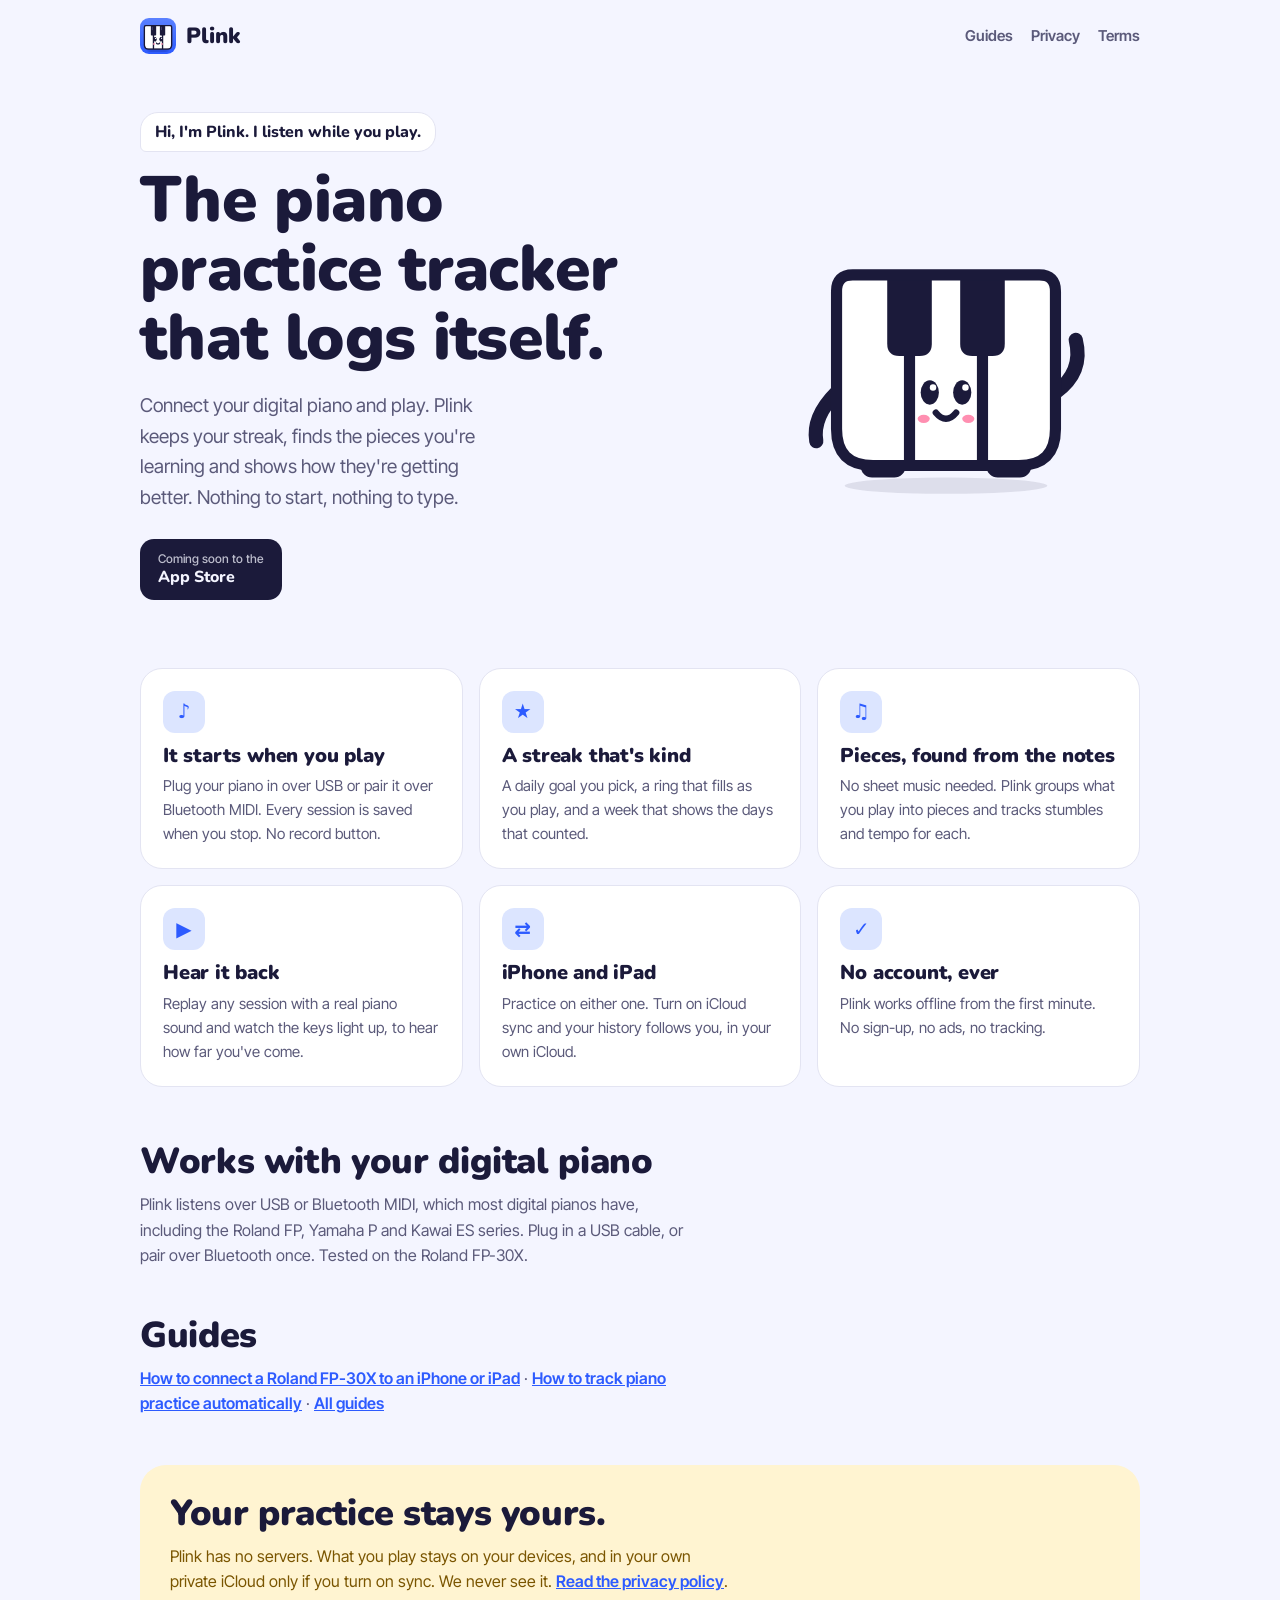
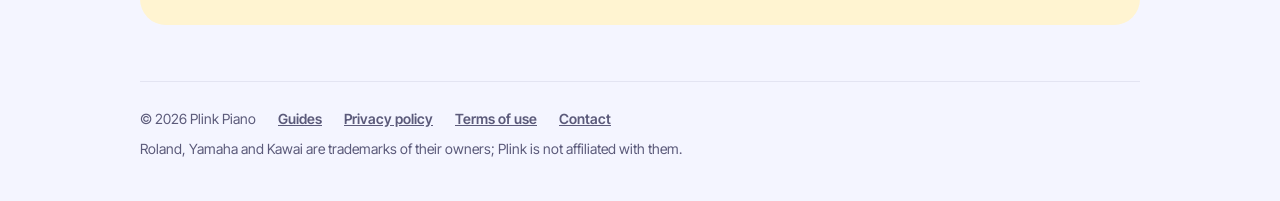
<file: index.html>
<!doctype html>
<html lang="en">
<head>
<meta charset="utf-8">
<meta name="viewport" content="width=device-width, initial-scale=1">
<title>Plink Piano: automatic practice tracker for digital pianos</title>
<meta name="description" content="Plink logs your piano practice by itself. Connect your digital piano, play, and see your streak, your pieces and your progress. No account, works offline.">
<meta property="og:type" content="website">
<meta property="og:title" content="Plink Piano: the piano practice tracker that logs itself">
<meta property="og:description" content="Connect your digital piano and play. Plink keeps your streak, finds your pieces and shows how they improve. No account, no tracking.">
<meta property="og:image" content="https://kiracih.github.io/plink-website/og.png">
<meta name="twitter:card" content="summary_large_image">
<link rel="canonical" href="https://kiracih.github.io/plink-website/">
<link rel="icon" href="favicon.png">
<link rel="apple-touch-icon" href="apple-touch-icon.png">
<link rel="preconnect" href="https://fonts.googleapis.com">
<link rel="stylesheet" href="https://fonts.googleapis.com/css2?family=Nunito:wght@800;900&family=Inter+Tight:wght@400;500;600&display=swap">
<link rel="stylesheet" href="style.css">
<script type="application/ld+json">
{
  "@context": "https://schema.org",
  "@type": "SoftwareApplication",
  "name": "Plink Piano: Practice Tracker",
  "alternateName": "Plink",
  "operatingSystem": "iOS, iPadOS",
  "applicationCategory": "MusicApplication",
  "description": "Plink logs your piano practice by itself. Connect your digital piano over USB or Bluetooth MIDI and play: it keeps your streak, finds the pieces you play and shows how they improve. No account, works offline.",
  "url": "https://kiracih.github.io/plink-website/",
  "image": "https://kiracih.github.io/plink-website/icon-256.png",
  "publisher": { "@type": "Organization", "name": "Plink Piano", "url": "https://kiracih.github.io/plink-website/" }
}
</script>
</head>
<body>
<div class="wrap">
<header class="top">
  <a class="brand" href="./"><img src="icon-256.png" alt="">Plink</a>
  <nav><a href="guides/">Guides</a><a href="privacy.html">Privacy</a><a href="terms.html">Terms</a></nav>
</header>
<main>
<section class="hero">
  <div>
    <div class="bubble">Hi, I'm Plink. I listen while you play.</div>
    <h1>The piano practice tracker that logs itself.</h1>
    <p class="lede">Connect your digital piano and play. Plink keeps your streak, finds the pieces you're learning and shows how they're getting better. Nothing to start, nothing to type.</p>
    <span class="badge"><span><small>Coming soon to the</small>App Store</span></span>
  </div>
  <div class="mascot"><img src="plink-happy.svg" alt="Plink, three piano keys with a happy face" width="300" height="284"></div>
</section>

<section class="grid" aria-label="What Plink does">
  <div class="card"><div class="ico">♪</div><h3>It starts when you play</h3><p>Plug your piano in over USB or pair it over Bluetooth MIDI. Every session is saved when you stop. No record button.</p></div>
  <div class="card"><div class="ico">★</div><h3>A streak that's kind</h3><p>A daily goal you pick, a ring that fills as you play, and a week that shows the days that counted.</p></div>
  <div class="card"><div class="ico">♫</div><h3>Pieces, found from the notes</h3><p>No sheet music needed. Plink groups what you play into pieces and tracks stumbles and tempo for each.</p></div>
  <div class="card"><div class="ico">▶</div><h3>Hear it back</h3><p>Replay any session with a real piano sound and watch the keys light up, to hear how far you've come.</p></div>
  <div class="card"><div class="ico">⇄</div><h3>iPhone and iPad</h3><p>Practice on either one. Turn on iCloud sync and your history follows you, in your own iCloud.</p></div>
  <div class="card"><div class="ico">✓</div><h3>No account, ever</h3><p>Plink works offline from the first minute. No sign-up, no ads, no tracking.</p></div>
</section>

<section class="compat" aria-labelledby="compat">
  <h2 id="compat">Works with your digital piano</h2>
  <p>Plink listens over USB or Bluetooth MIDI, which most digital pianos have, including the Roland FP, Yamaha P and Kawai ES series. Plug in a USB cable, or pair over Bluetooth once. Tested on the Roland FP-30X.</p>
</section>

<section class="compat" aria-labelledby="guides">
  <h2 id="guides">Guides</h2>
  <p><a href="guides/connect-roland-fp-30x-iphone.html">How to connect a Roland FP-30X to an iPhone or iPad</a> · <a href="guides/track-piano-practice-automatically.html">How to track piano practice automatically</a> · <a href="guides/">All guides</a></p>
</section>

<section class="band">
  <h2>Your practice stays yours.</h2>
  <p>Plink has no servers. What you play stays on your devices, and in your own private iCloud only if you turn on sync. We never see it. <a href="privacy.html">Read the privacy policy</a>.</p>
</section>
</main>
<footer>
  <span>© 2026 Plink Piano</span>
  <a href="guides/">Guides</a>
  <a href="privacy.html">Privacy policy</a>
  <a href="terms.html">Terms of use</a>
  <a href="https://github.com/kiracih/plink-website/issues">Contact</a>
  <span>Roland, Yamaha and Kawai are trademarks of their owners; Plink is not affiliated with them.</span>
</footer>
</div>
</body>
</html>
</file>
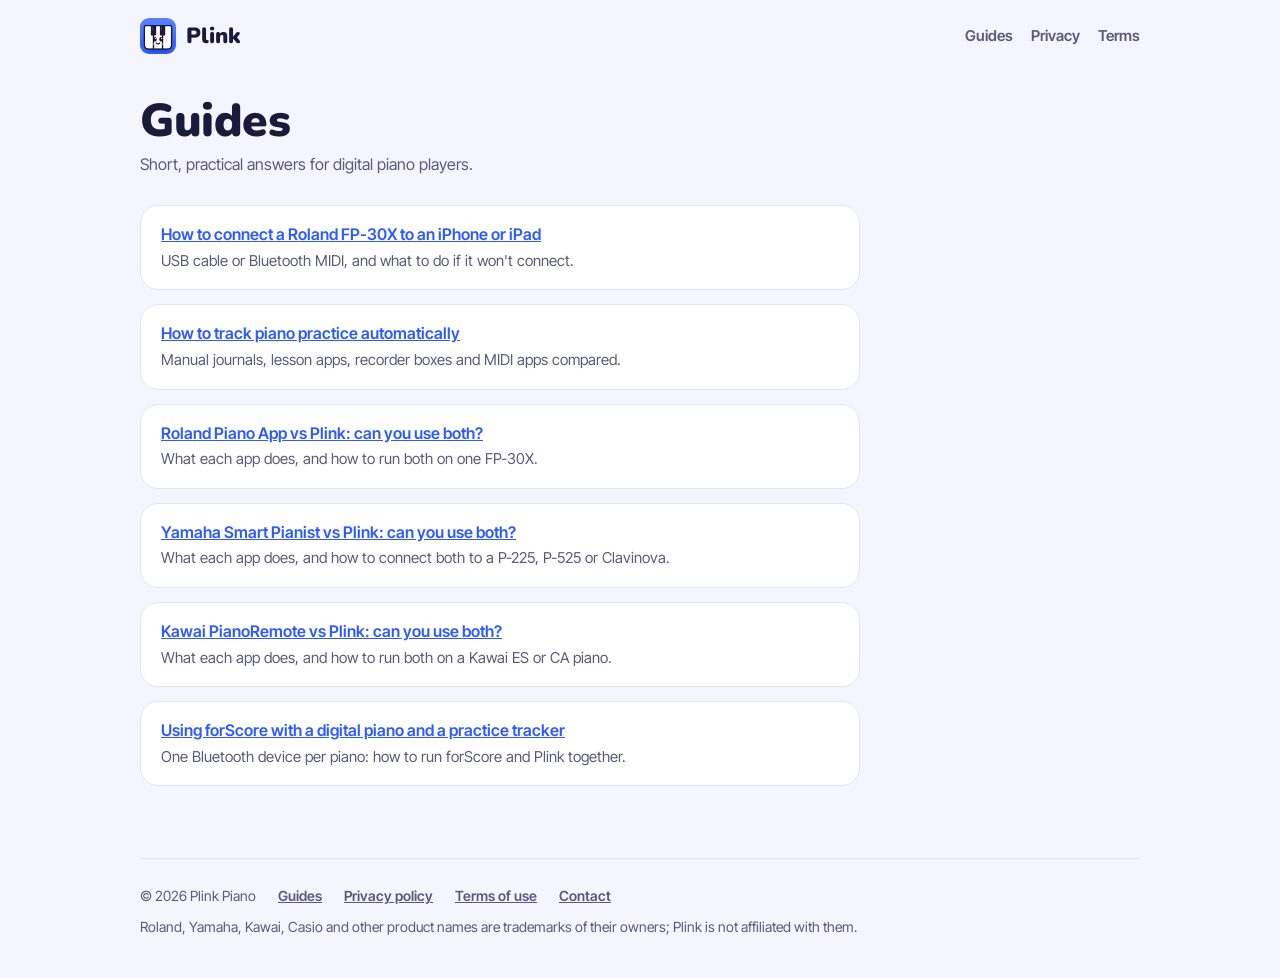
<file: guides/index.html>
<!doctype html>
<html lang="en">
<head>
<meta charset="utf-8">
<meta name="viewport" content="width=device-width, initial-scale=1">
<title>Guides · Plink Piano</title>
<meta name="description" content="Short, practical guides for digital piano players: connecting your piano to an iPhone or iPad, and tracking practice automatically.">
<link rel="canonical" href="https://kiracih.github.io/plink-website/guides/">
<meta property="og:type" content="article">
<meta property="og:title" content="Guides · Plink Piano">
<meta property="og:description" content="Short, practical guides for digital piano players: connecting your piano to an iPhone or iPad, and tracking practice automatically.">
<meta property="og:url" content="https://kiracih.github.io/plink-website/guides/">
<meta property="og:image" content="https://kiracih.github.io/plink-website/og.png">
<meta name="twitter:card" content="summary_large_image">
<link rel="icon" href="../favicon.png">
<link rel="apple-touch-icon" href="../apple-touch-icon.png">
<link rel="preconnect" href="https://fonts.googleapis.com">
<link rel="stylesheet" href="https://fonts.googleapis.com/css2?family=Nunito:wght@800;900&family=Inter+Tight:wght@400;500;600&display=swap">
<link rel="stylesheet" href="../style.css">
</head>
<body>
<div class="wrap">
<header class="top">
  <a class="brand" href=".././"><img src="../icon-256.png" alt="">Plink</a>
  <nav><a href="../guides/">Guides</a><a href="../privacy.html">Privacy</a><a href="../terms.html">Terms</a></nav>
</header>
<main class="doc">
<h1>Guides</h1>
<p class="updated">Short, practical answers for digital piano players.</p>
<ul class="guides">
  <li><a href="connect-roland-fp-30x-iphone.html">How to connect a Roland FP-30X to an iPhone or iPad</a><br><span>USB cable or Bluetooth MIDI, and what to do if it won't connect.</span></li>
  <li><a href="track-piano-practice-automatically.html">How to track piano practice automatically</a><br><span>Manual journals, lesson apps, recorder boxes and MIDI apps compared.</span></li>
  <li><a href="roland-piano-app-and-plink.html">Roland Piano App vs Plink: can you use both?</a><br><span>What each app does, and how to run both on one FP-30X.</span></li>
  <li><a href="yamaha-smart-pianist-and-plink.html">Yamaha Smart Pianist vs Plink: can you use both?</a><br><span>What each app does, and how to connect both to a P-225, P-525 or Clavinova.</span></li>
  <li><a href="kawai-pianoremote-and-plink.html">Kawai PianoRemote vs Plink: can you use both?</a><br><span>What each app does, and how to run both on a Kawai ES or CA piano.</span></li>
  <li><a href="forscore-and-plink.html">Using forScore with a digital piano and a practice tracker</a><br><span>One Bluetooth device per piano: how to run forScore and Plink together.</span></li>
</ul>
</main>
<footer>
  <span>© 2026 Plink Piano</span>
  <a href="../guides/">Guides</a>
  <a href="../privacy.html">Privacy policy</a>
  <a href="../terms.html">Terms of use</a>
  <a href="https://github.com/kiracih/plink-website/issues">Contact</a>
  <span>Roland, Yamaha, Kawai, Casio and other product names are trademarks of their owners; Plink is not affiliated with them.</span>
</footer>
</div>
</body>
</html>
</file>
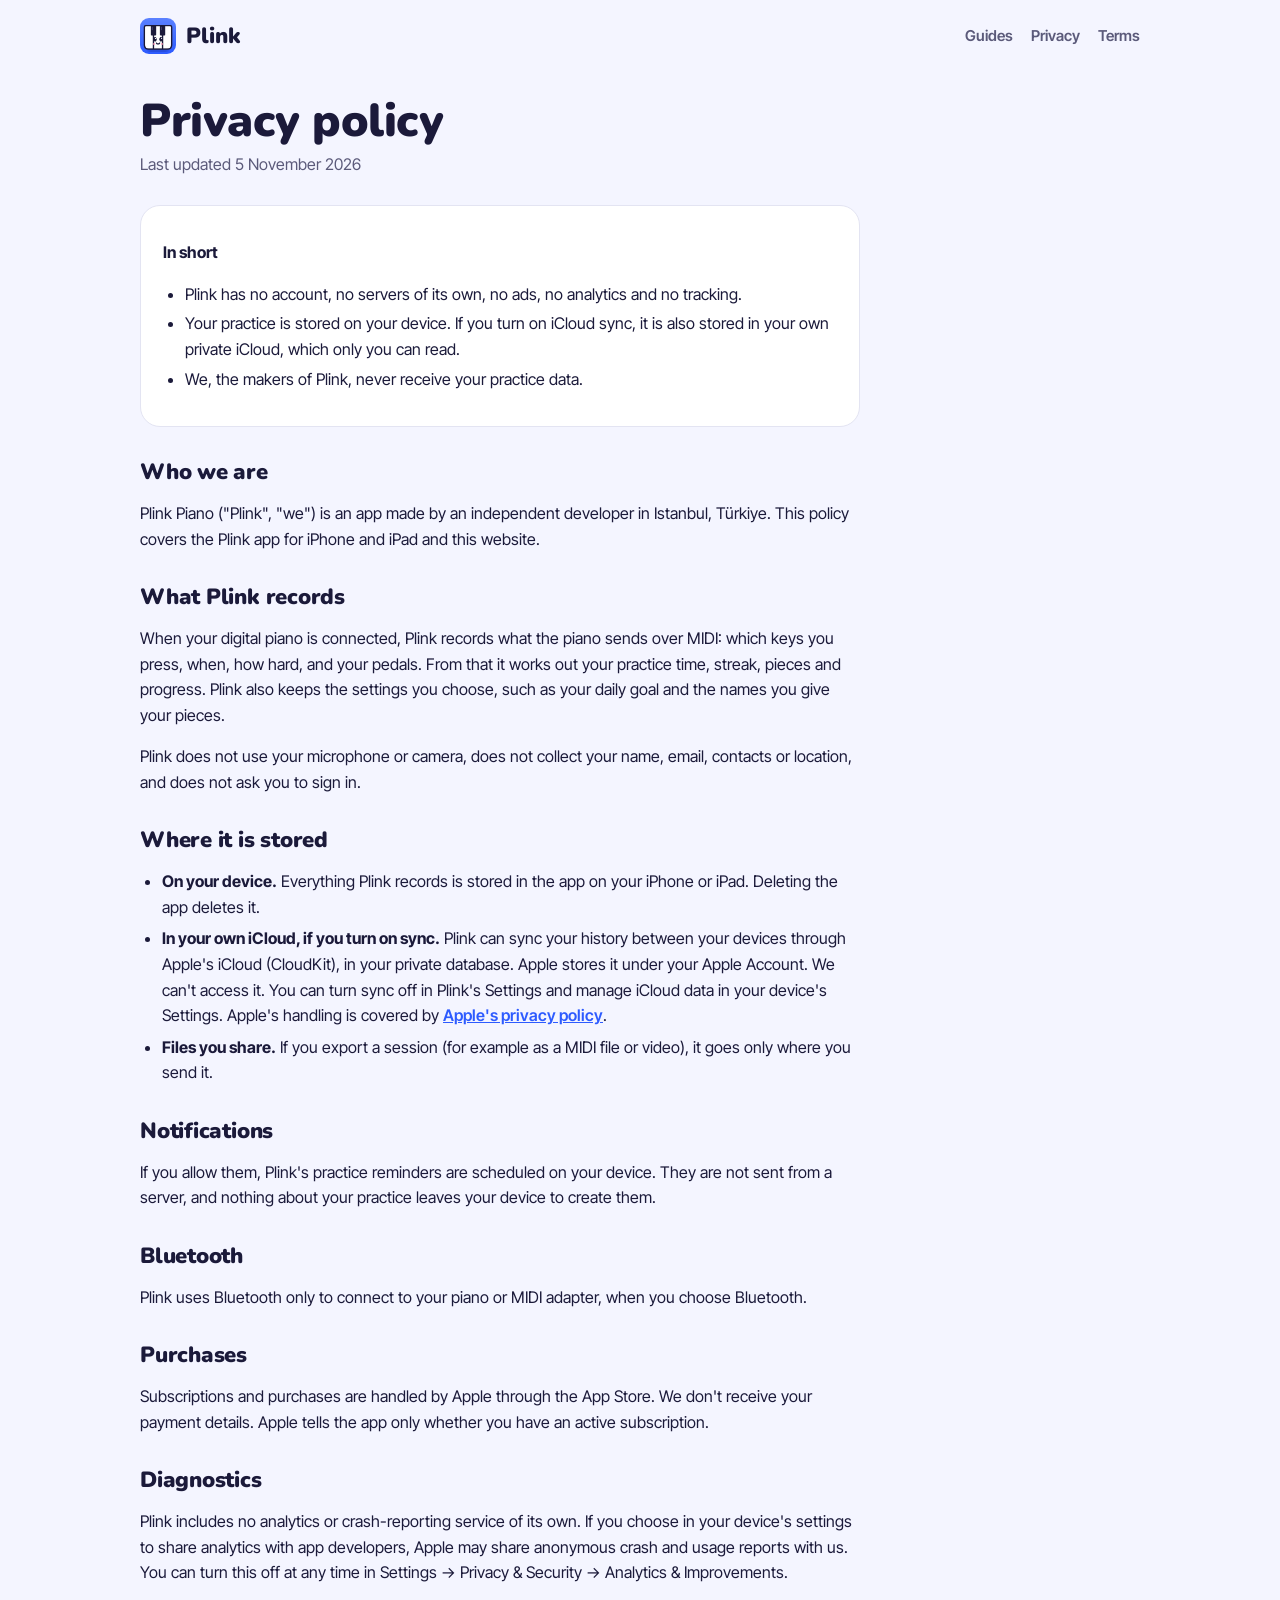
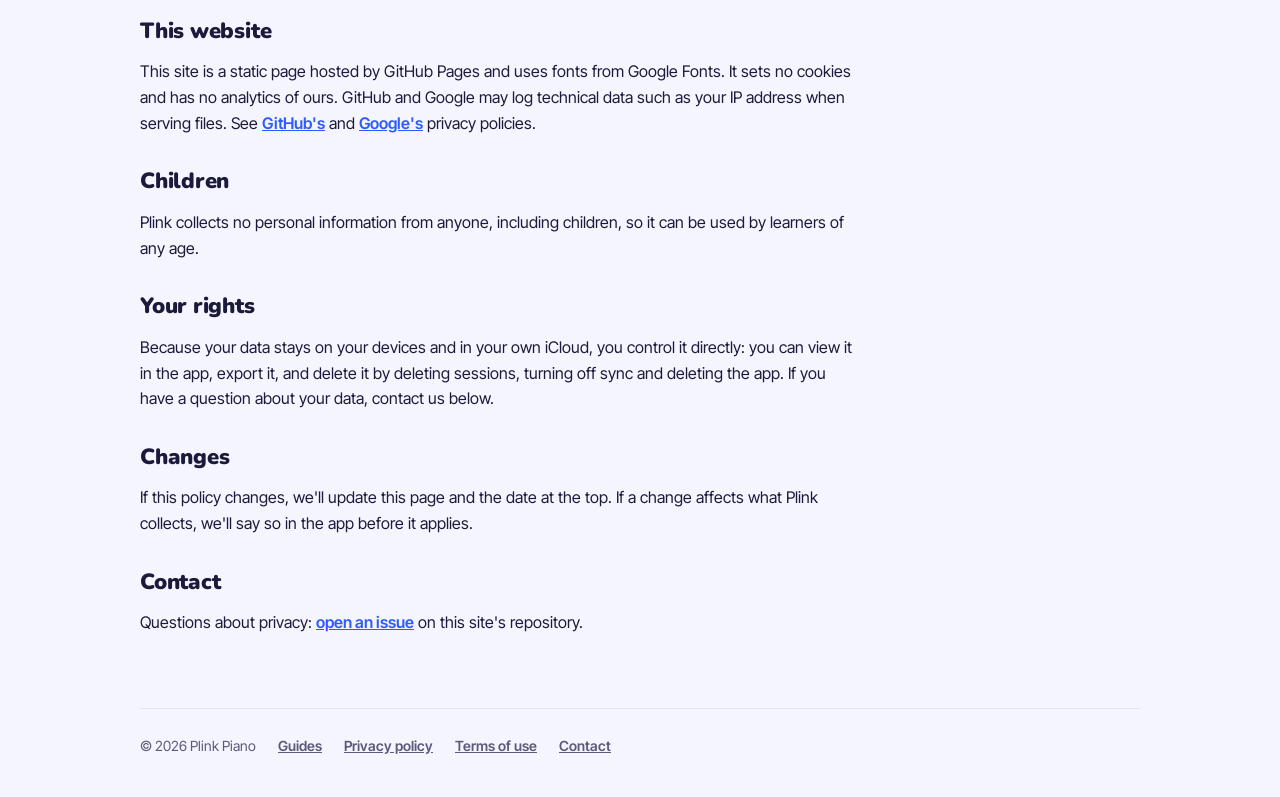
<file: privacy.html>
<!doctype html>
<html lang="en">
<head>
<meta charset="utf-8">
<meta name="viewport" content="width=device-width, initial-scale=1">
<title>Privacy policy · Plink Piano</title>
<meta name="description" content="How Plink handles your data: it stays on your devices and in your own iCloud. No account, no servers, no tracking.">
<link rel="canonical" href="https://kiracih.github.io/plink-website/privacy.html">
<link rel="icon" href="favicon.png">
<link rel="apple-touch-icon" href="apple-touch-icon.png">
<link rel="preconnect" href="https://fonts.googleapis.com">
<link rel="stylesheet" href="https://fonts.googleapis.com/css2?family=Nunito:wght@800;900&family=Inter+Tight:wght@400;500;600&display=swap">
<link rel="stylesheet" href="style.css">
</head>
<body>
<div class="wrap">
<header class="top">
  <a class="brand" href="./"><img src="icon-256.png" alt="">Plink</a>
  <nav><a href="guides/">Guides</a><a href="privacy.html">Privacy</a><a href="terms.html">Terms</a></nav>
</header>
<main class="doc">
<h1>Privacy policy</h1>
<p class="updated">Last updated 5 November 2026</p>

<div class="summary">
<p><b>In short</b></p>
<ul>
  <li>Plink has no account, no servers of its own, no ads, no analytics and no tracking.</li>
  <li>Your practice is stored on your device. If you turn on iCloud sync, it is also stored in your own private iCloud, which only you can read.</li>
  <li>We, the makers of Plink, never receive your practice data.</li>
</ul>
</div>

<h2>Who we are</h2>
<p>Plink Piano ("Plink", "we") is an app made by an independent developer in Istanbul, Türkiye. This policy covers the Plink app for iPhone and iPad and this website.</p>

<h2>What Plink records</h2>
<p>When your digital piano is connected, Plink records what the piano sends over MIDI: which keys you press, when, how hard, and your pedals. From that it works out your practice time, streak, pieces and progress. Plink also keeps the settings you choose, such as your daily goal and the names you give your pieces.</p>
<p>Plink does not use your microphone or camera, does not collect your name, email, contacts or location, and does not ask you to sign in.</p>

<h2>Where it is stored</h2>
<ul>
  <li><b>On your device.</b> Everything Plink records is stored in the app on your iPhone or iPad. Deleting the app deletes it.</li>
  <li><b>In your own iCloud, if you turn on sync.</b> Plink can sync your history between your devices through Apple's iCloud (CloudKit), in your private database. Apple stores it under your Apple Account. We can't access it. You can turn sync off in Plink's Settings and manage iCloud data in your device's Settings. Apple's handling is covered by <a href="https://www.apple.com/legal/privacy/">Apple's privacy policy</a>.</li>
  <li><b>Files you share.</b> If you export a session (for example as a MIDI file or video), it goes only where you send it.</li>
</ul>

<h2>Notifications</h2>
<p>If you allow them, Plink's practice reminders are scheduled on your device. They are not sent from a server, and nothing about your practice leaves your device to create them.</p>

<h2>Bluetooth</h2>
<p>Plink uses Bluetooth only to connect to your piano or MIDI adapter, when you choose Bluetooth.</p>

<h2>Purchases</h2>
<p>Subscriptions and purchases are handled by Apple through the App Store. We don't receive your payment details. Apple tells the app only whether you have an active subscription.</p>

<h2>Diagnostics</h2>
<p>Plink includes no analytics or crash-reporting service of its own. If you choose in your device's settings to share analytics with app developers, Apple may share anonymous crash and usage reports with us. You can turn this off at any time in Settings → Privacy &amp; Security → Analytics &amp; Improvements.</p>

<h2>This website</h2>
<p>This site is a static page hosted by GitHub Pages and uses fonts from Google Fonts. It sets no cookies and has no analytics of ours. GitHub and Google may log technical data such as your IP address when serving files. See <a href="https://docs.github.com/en/site-policy/privacy-policies/github-general-privacy-statement">GitHub's</a> and <a href="https://policies.google.com/privacy">Google's</a> privacy policies.</p>

<h2>Children</h2>
<p>Plink collects no personal information from anyone, including children, so it can be used by learners of any age.</p>

<h2>Your rights</h2>
<p>Because your data stays on your devices and in your own iCloud, you control it directly: you can view it in the app, export it, and delete it by deleting sessions, turning off sync and deleting the app. If you have a question about your data, contact us below.</p>

<h2>Changes</h2>
<p>If this policy changes, we'll update this page and the date at the top. If a change affects what Plink collects, we'll say so in the app before it applies.</p>

<h2>Contact</h2>
<p>Questions about privacy: <a href="https://github.com/kiracih/plink-website/issues">open an issue</a> on this site's repository.</p>
</main>
<footer>
  <span>© 2026 Plink Piano</span>
  <a href="guides/">Guides</a>
  <a href="privacy.html">Privacy policy</a>
  <a href="terms.html">Terms of use</a>
  <a href="https://github.com/kiracih/plink-website/issues">Contact</a>
</footer>
</div>
</body>
</html>
</file>
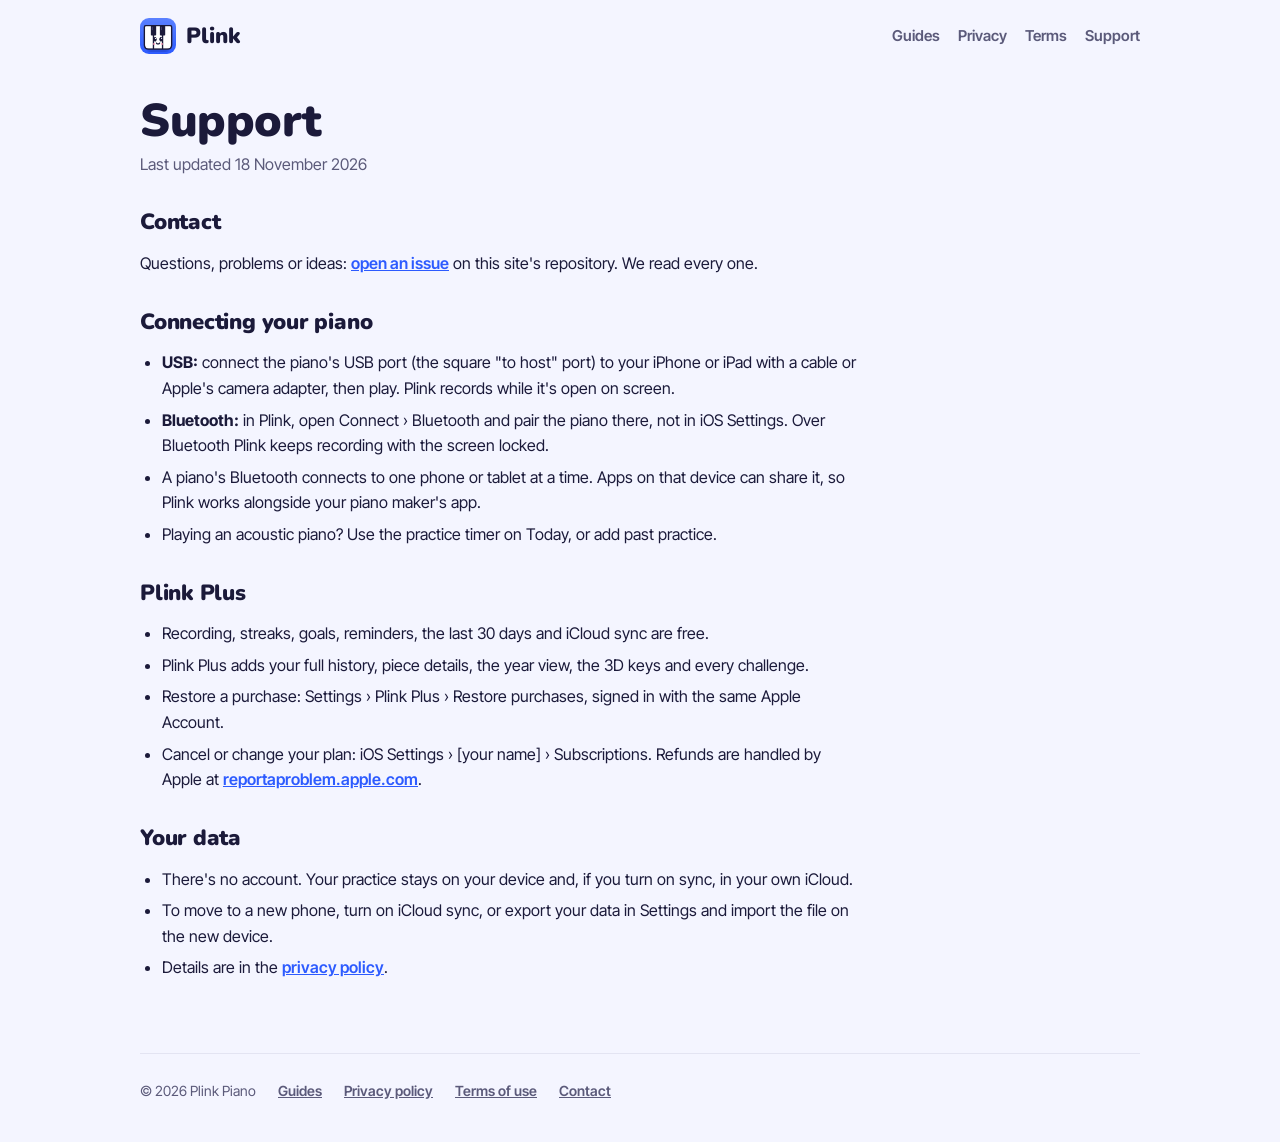
<file: support.html>
<!doctype html>
<html lang="en">
<head>
<meta charset="utf-8">
<meta name="viewport" content="width=device-width, initial-scale=1">
<title>Support · Plink Piano</title>
<meta name="description" content="Help with Plink: connecting your piano, Plink Plus, your data and how to reach us.">
<link rel="canonical" href="https://kiracih.github.io/plink-website/support.html">
<link rel="icon" href="favicon.png">
<link rel="apple-touch-icon" href="apple-touch-icon.png">
<link rel="preconnect" href="https://fonts.googleapis.com">
<link rel="stylesheet" href="https://fonts.googleapis.com/css2?family=Nunito:wght@800;900&family=Inter+Tight:wght@400;500;600&display=swap">
<link rel="stylesheet" href="style.css">
</head>
<body>
<div class="wrap">
<header class="top">
  <a class="brand" href="./"><img src="icon-256.png" alt="">Plink</a>
  <nav><a href="guides/">Guides</a><a href="privacy.html">Privacy</a><a href="terms.html">Terms</a><a href="support.html">Support</a></nav>
</header>
<main class="doc">
<h1>Support</h1>
<p class="updated">Last updated 18 November 2026</p>

<h2>Contact</h2>
<!-- CONTACT: replace with the support email once the owner picks it -->
<p>Questions, problems or ideas: <a href="https://github.com/kiracih/plink-website/issues">open an issue</a> on this site's repository. We read every one.</p>

<h2>Connecting your piano</h2>
<ul>
  <li><strong>USB:</strong> connect the piano's USB port (the square "to host" port) to your iPhone or iPad with a cable or Apple's camera adapter, then play. Plink records while it's open on screen.</li>
  <li><strong>Bluetooth:</strong> in Plink, open Connect › Bluetooth and pair the piano there, not in iOS Settings. Over Bluetooth Plink keeps recording with the screen locked.</li>
  <li>A piano's Bluetooth connects to one phone or tablet at a time. Apps on that device can share it, so Plink works alongside your piano maker's app.</li>
  <li>Playing an acoustic piano? Use the practice timer on Today, or add past practice.</li>
</ul>

<h2>Plink Plus</h2>
<ul>
  <li>Recording, streaks, goals, reminders, the last 30 days and iCloud sync are free.</li>
  <li>Plink Plus adds your full history, piece details, the year view, the 3D keys and every challenge.</li>
  <li>Restore a purchase: Settings › Plink Plus › Restore purchases, signed in with the same Apple Account.</li>
  <li>Cancel or change your plan: iOS Settings › [your name] › Subscriptions. Refunds are handled by Apple at <a href="https://reportaproblem.apple.com">reportaproblem.apple.com</a>.</li>
</ul>

<h2>Your data</h2>
<ul>
  <li>There's no account. Your practice stays on your device and, if you turn on sync, in your own iCloud.</li>
  <li>To move to a new phone, turn on iCloud sync, or export your data in Settings and import the file on the new device.</li>
  <li>Details are in the <a href="privacy.html">privacy policy</a>.</li>
</ul>
</main>
<footer>
  <span>© 2026 Plink Piano</span>
  <a href="guides/">Guides</a>
  <a href="privacy.html">Privacy policy</a>
  <a href="terms.html">Terms of use</a>
  <a href="https://github.com/kiracih/plink-website/issues">Contact</a>
</footer>
</div>
</body>
</html>
</file>
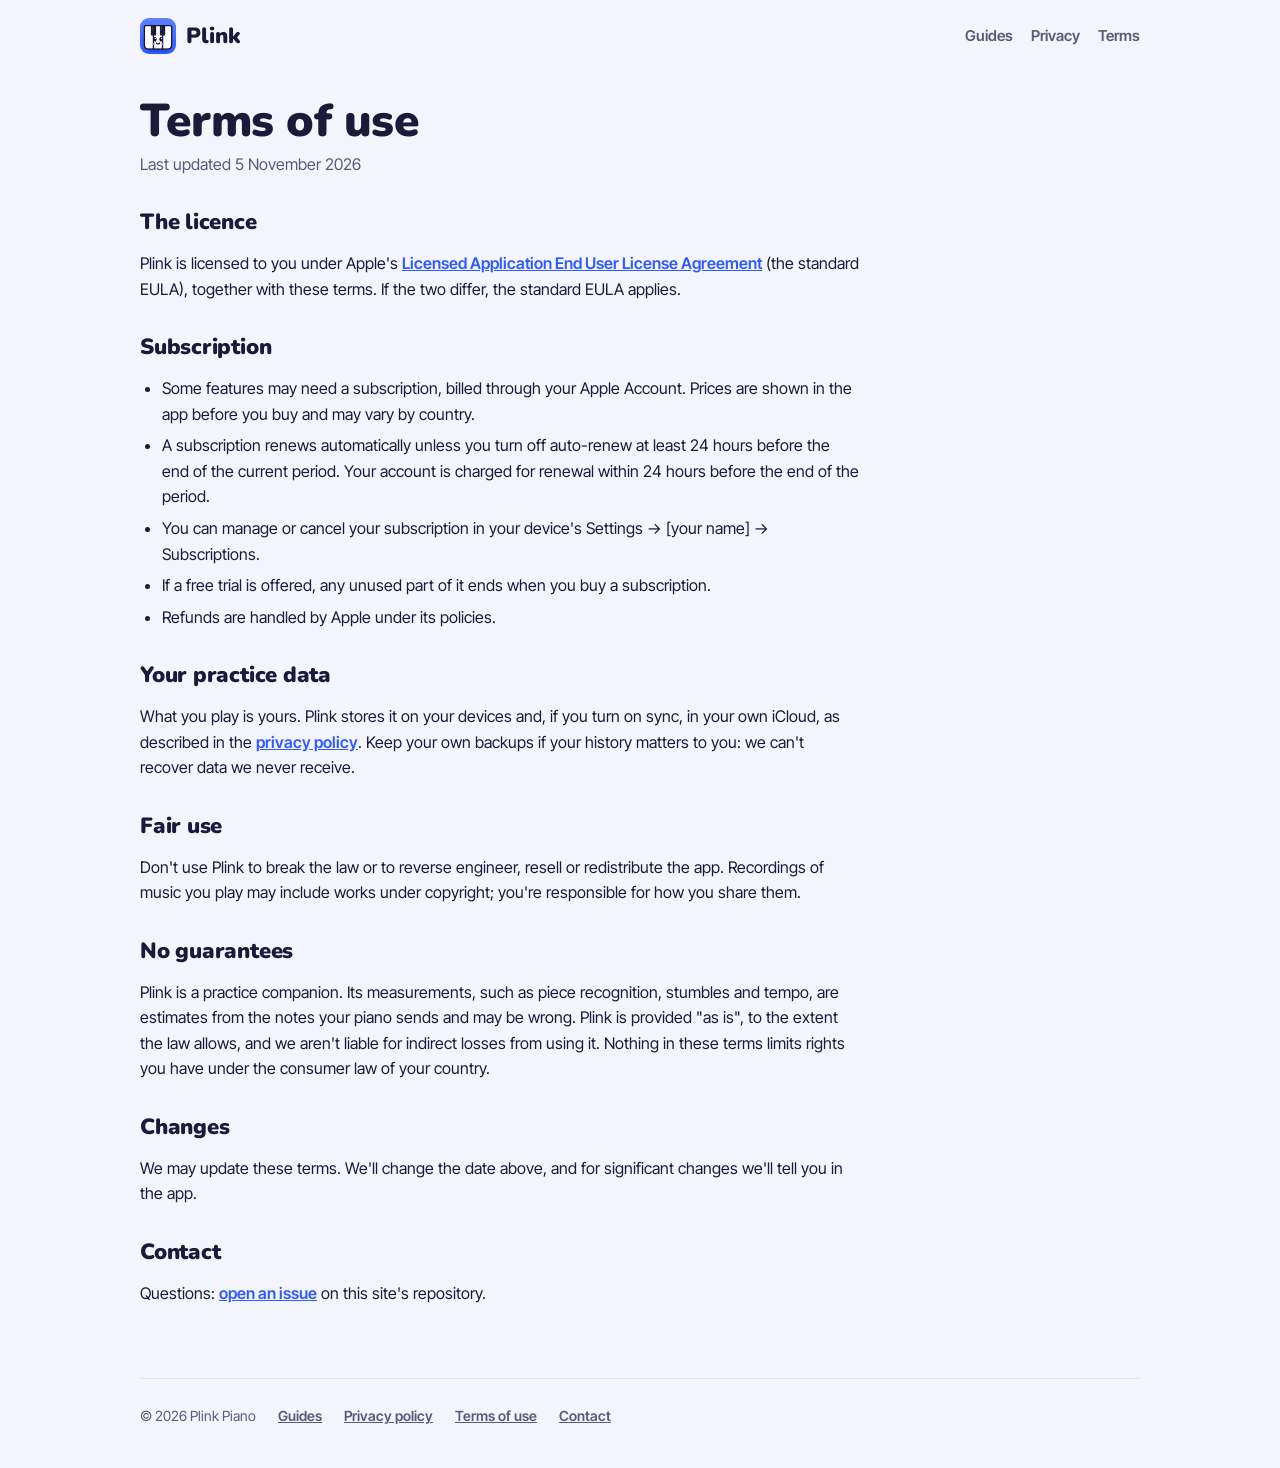
<file: terms.html>
<!doctype html>
<html lang="en">
<head>
<meta charset="utf-8">
<meta name="viewport" content="width=device-width, initial-scale=1">
<title>Terms of use · Plink Piano</title>
<meta name="description" content="The terms for using the Plink app and its subscription.">
<link rel="canonical" href="https://kiracih.github.io/plink-website/terms.html">
<link rel="icon" href="favicon.png">
<link rel="apple-touch-icon" href="apple-touch-icon.png">
<link rel="preconnect" href="https://fonts.googleapis.com">
<link rel="stylesheet" href="https://fonts.googleapis.com/css2?family=Nunito:wght@800;900&family=Inter+Tight:wght@400;500;600&display=swap">
<link rel="stylesheet" href="style.css">
</head>
<body>
<div class="wrap">
<header class="top">
  <a class="brand" href="./"><img src="icon-256.png" alt="">Plink</a>
  <nav><a href="guides/">Guides</a><a href="privacy.html">Privacy</a><a href="terms.html">Terms</a></nav>
</header>
<main class="doc">
<h1>Terms of use</h1>
<p class="updated">Last updated 5 November 2026</p>

<h2>The licence</h2>
<p>Plink is licensed to you under Apple's <a href="https://www.apple.com/legal/internet-services/itunes/dev/stdeula/">Licensed Application End User License Agreement</a> (the standard EULA), together with these terms. If the two differ, the standard EULA applies.</p>

<h2>Subscription</h2>
<ul>
  <li>Some features may need a subscription, billed through your Apple Account. Prices are shown in the app before you buy and may vary by country.</li>
  <li>A subscription renews automatically unless you turn off auto-renew at least 24 hours before the end of the current period. Your account is charged for renewal within 24 hours before the end of the period.</li>
  <li>You can manage or cancel your subscription in your device's Settings → [your name] → Subscriptions.</li>
  <li>If a free trial is offered, any unused part of it ends when you buy a subscription.</li>
  <li>Refunds are handled by Apple under its policies.</li>
</ul>

<h2>Your practice data</h2>
<p>What you play is yours. Plink stores it on your devices and, if you turn on sync, in your own iCloud, as described in the <a href="privacy.html">privacy policy</a>. Keep your own backups if your history matters to you: we can't recover data we never receive.</p>

<h2>Fair use</h2>
<p>Don't use Plink to break the law or to reverse engineer, resell or redistribute the app. Recordings of music you play may include works under copyright; you're responsible for how you share them.</p>

<h2>No guarantees</h2>
<p>Plink is a practice companion. Its measurements, such as piece recognition, stumbles and tempo, are estimates from the notes your piano sends and may be wrong. Plink is provided "as is", to the extent the law allows, and we aren't liable for indirect losses from using it. Nothing in these terms limits rights you have under the consumer law of your country.</p>

<h2>Changes</h2>
<p>We may update these terms. We'll change the date above, and for significant changes we'll tell you in the app.</p>

<h2>Contact</h2>
<p>Questions: <a href="https://github.com/kiracih/plink-website/issues">open an issue</a> on this site's repository.</p>
</main>
<footer>
  <span>© 2026 Plink Piano</span>
  <a href="guides/">Guides</a>
  <a href="privacy.html">Privacy policy</a>
  <a href="terms.html">Terms of use</a>
  <a href="https://github.com/kiracih/plink-website/issues">Contact</a>
</footer>
</div>
</body>
</html>
</file>
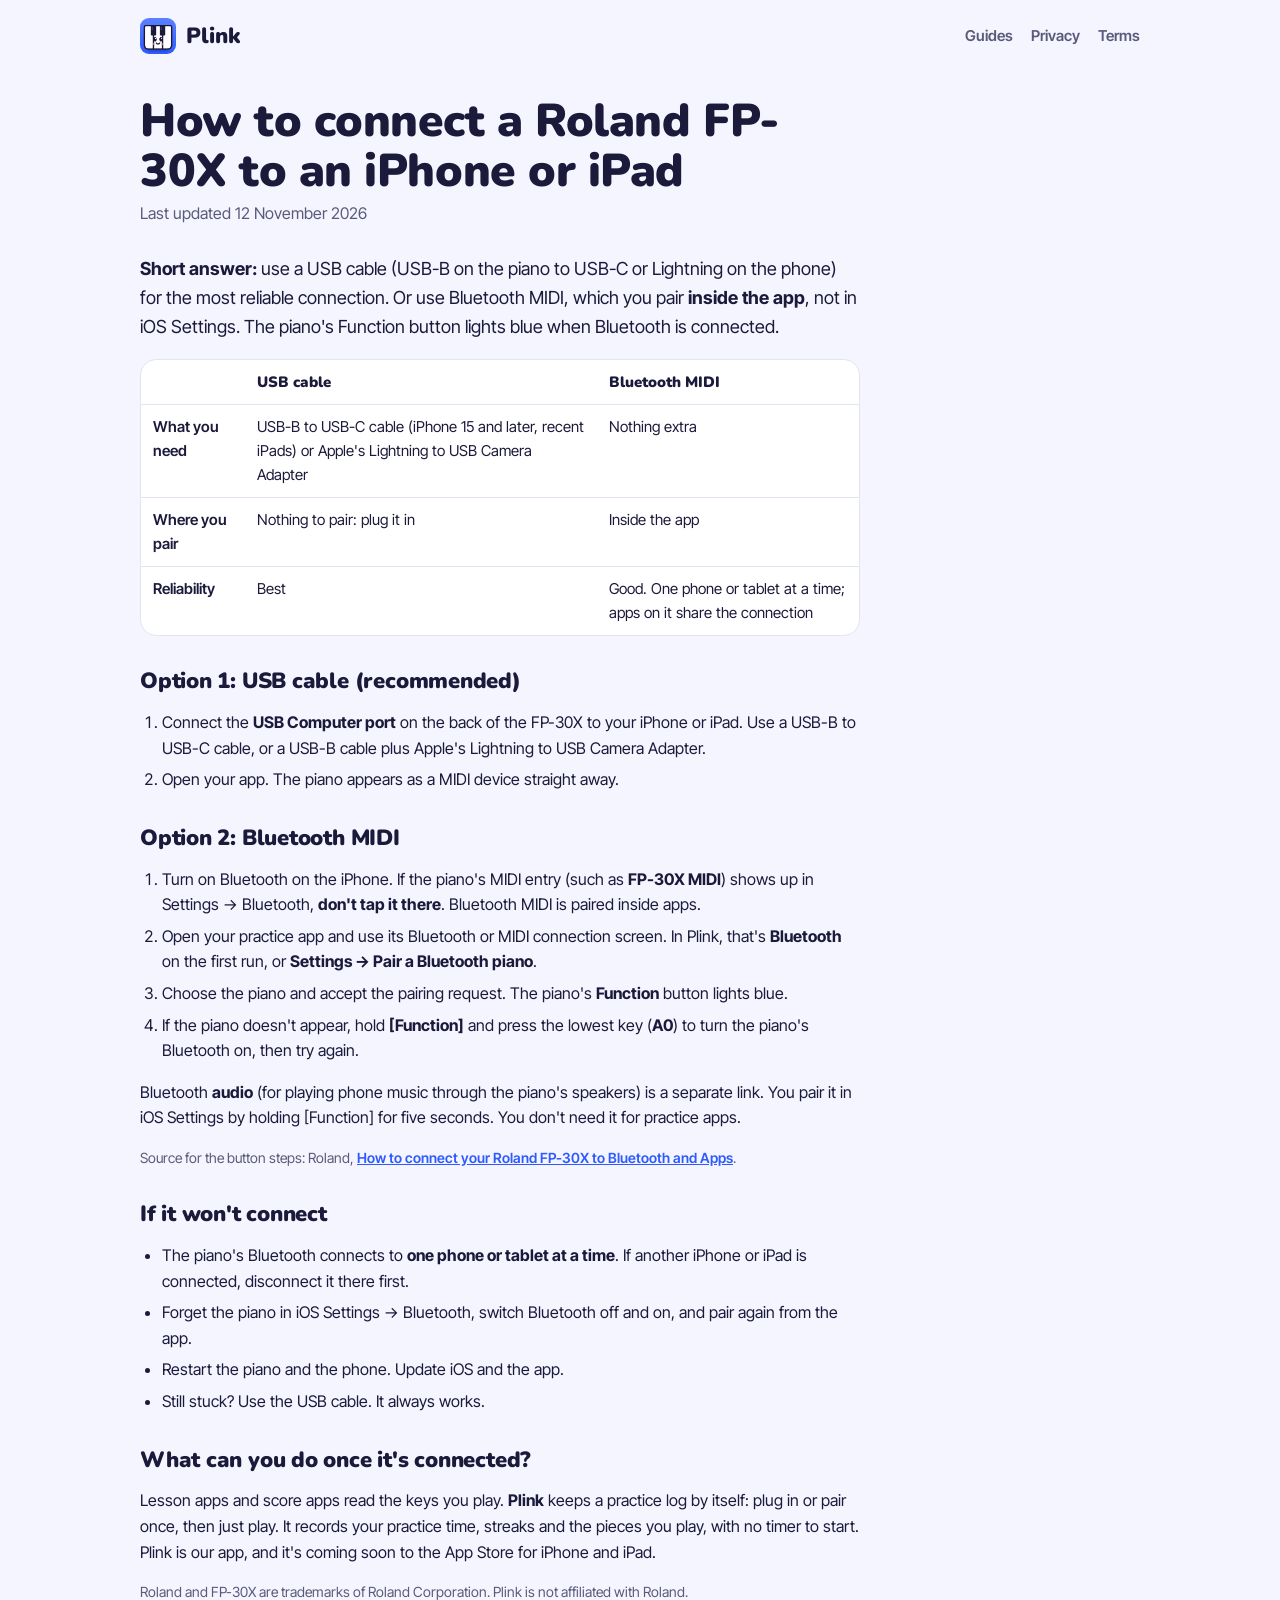
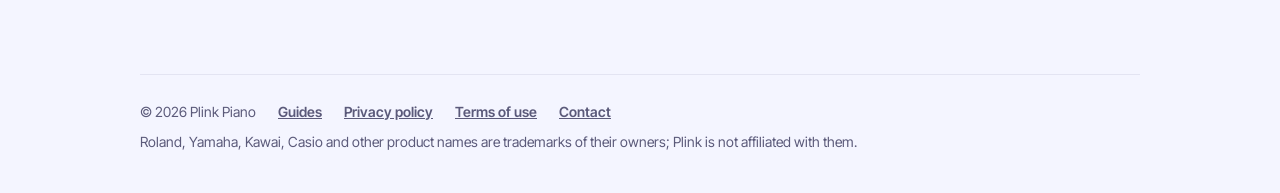
<file: guides/connect-roland-fp-30x-iphone.html>
<!doctype html>
<html lang="en">
<head>
<meta charset="utf-8">
<meta name="viewport" content="width=device-width, initial-scale=1">
<title>How to connect a Roland FP-30X to an iPhone or iPad (USB and Bluetooth MIDI)</title>
<meta name="description" content="Two ways to connect a Roland FP-30X to an iPhone or iPad for practice apps: a USB cable, or Bluetooth MIDI paired inside the app, not in iOS Settings.">
<link rel="canonical" href="https://kiracih.github.io/plink-website/guides/connect-roland-fp-30x-iphone.html">
<meta property="og:type" content="article">
<meta property="og:title" content="How to connect a Roland FP-30X to an iPhone or iPad (USB and Bluetooth MIDI)">
<meta property="og:description" content="Two ways to connect a Roland FP-30X to an iPhone or iPad for practice apps: a USB cable, or Bluetooth MIDI paired inside the app, not in iOS Settings.">
<meta property="og:url" content="https://kiracih.github.io/plink-website/guides/connect-roland-fp-30x-iphone.html">
<meta property="og:image" content="https://kiracih.github.io/plink-website/og.png">
<meta name="twitter:card" content="summary_large_image">
<link rel="icon" href="../favicon.png">
<link rel="apple-touch-icon" href="../apple-touch-icon.png">
<link rel="preconnect" href="https://fonts.googleapis.com">
<link rel="stylesheet" href="https://fonts.googleapis.com/css2?family=Nunito:wght@800;900&family=Inter+Tight:wght@400;500;600&display=swap">
<link rel="stylesheet" href="../style.css">
<script type="application/ld+json">
{
  "@context": "https://schema.org",
  "@type": "Article",
  "headline": "How to connect a Roland FP-30X to an iPhone or iPad (USB and Bluetooth MIDI)",
  "description": "Two ways to connect a Roland FP-30X to an iPhone or iPad for practice apps: a USB cable, or Bluetooth MIDI paired inside the app, not in iOS Settings.",
  "datePublished": "2026-11-07",
  "dateModified": "2026-11-12",
  "mainEntityOfPage": "https://kiracih.github.io/plink-website/guides/connect-roland-fp-30x-iphone.html",
  "publisher": { "@type": "Organization", "name": "Plink Piano", "url": "https://kiracih.github.io/plink-website/" }
}
</script>
</head>
<body>
<div class="wrap">
<header class="top">
  <a class="brand" href=".././"><img src="../icon-256.png" alt="">Plink</a>
  <nav><a href="../guides/">Guides</a><a href="../privacy.html">Privacy</a><a href="../terms.html">Terms</a></nav>
</header>
<main class="doc">
<h1>How to connect a Roland FP-30X to an iPhone or iPad</h1>
<p class="updated">Last updated <time datetime="2026-11-12">12 November 2026</time></p>

<p class="answer"><b>Short answer:</b> use a USB cable (USB-B on the piano to USB-C or Lightning on the phone) for the most reliable connection. Or use Bluetooth MIDI, which you pair <b>inside the app</b>, not in iOS Settings. The piano's Function button lights blue when Bluetooth is connected.</p>

<div class="table"><table>
<thead><tr><th></th><th>USB cable</th><th>Bluetooth MIDI</th></tr></thead>
<tbody>
<tr><th scope="row">What you need</th><td>USB-B to USB-C cable (iPhone 15 and later, recent iPads) or Apple's Lightning to USB Camera Adapter</td><td>Nothing extra</td></tr>
<tr><th scope="row">Where you pair</th><td>Nothing to pair: plug it in</td><td>Inside the app</td></tr>
<tr><th scope="row">Reliability</th><td>Best</td><td>Good. One phone or tablet at a time; apps on it share the connection</td></tr>
</tbody>
</table></div>

<h2>Option 1: USB cable (recommended)</h2>
<ol>
  <li>Connect the <b>USB Computer port</b> on the back of the FP-30X to your iPhone or iPad. Use a USB-B to USB-C cable, or a USB-B cable plus Apple's Lightning to USB Camera Adapter.</li>
  <li>Open your app. The piano appears as a MIDI device straight away.</li>
</ol>

<h2>Option 2: Bluetooth MIDI</h2>
<ol>
  <li>Turn on Bluetooth on the iPhone. If the piano's MIDI entry (such as <b>FP-30X MIDI</b>) shows up in Settings → Bluetooth, <b>don't tap it there</b>. Bluetooth MIDI is paired inside apps.</li>
  <li>Open your practice app and use its Bluetooth or MIDI connection screen. In Plink, that's <b>Bluetooth</b> on the first run, or <b>Settings → Pair a Bluetooth piano</b>.</li>
  <li>Choose the piano and accept the pairing request. The piano's <b>Function</b> button lights blue.</li>
  <li>If the piano doesn't appear, hold <b>[Function]</b> and press the lowest key (<b>A0</b>) to turn the piano's Bluetooth on, then try again.</li>
</ol>
<p>Bluetooth <b>audio</b> (for playing phone music through the piano's speakers) is a separate link. You pair it in iOS Settings by holding [Function] for five seconds. You don't need it for practice apps.</p>
<p class="source">Source for the button steps: Roland, <a href="https://rolandindonesia.com/how-to-connect-your-roland-fp-30x-to-bluetooth-and-apps">How to connect your Roland FP-30X to Bluetooth and Apps</a>.</p>

<h2>If it won't connect</h2>
<ul>
  <li>The piano's Bluetooth connects to <b>one phone or tablet at a time</b>. If another iPhone or iPad is connected, disconnect it there first.</li>
  <li>Forget the piano in iOS Settings → Bluetooth, switch Bluetooth off and on, and pair again from the app.</li>
  <li>Restart the piano and the phone. Update iOS and the app.</li>
  <li>Still stuck? Use the USB cable. It always works.</li>
</ul>

<h2>What can you do once it's connected?</h2>
<p>Lesson apps and score apps read the keys you play. <b>Plink</b> keeps a practice log by itself: plug in or pair once, then just play. It records your practice time, streaks and the pieces you play, with no timer to start. Plink is our app, and it's coming soon to the App Store for iPhone and iPad.</p>

<p class="fine">Roland and FP-30X are trademarks of Roland Corporation. Plink is not affiliated with Roland.</p>
</main>
<footer>
  <span>© 2026 Plink Piano</span>
  <a href="../guides/">Guides</a>
  <a href="../privacy.html">Privacy policy</a>
  <a href="../terms.html">Terms of use</a>
  <a href="https://github.com/kiracih/plink-website/issues">Contact</a>
  <span>Roland, Yamaha, Kawai, Casio and other product names are trademarks of their owners; Plink is not affiliated with them.</span>
</footer>
</div>
</body>
</html>
</file>
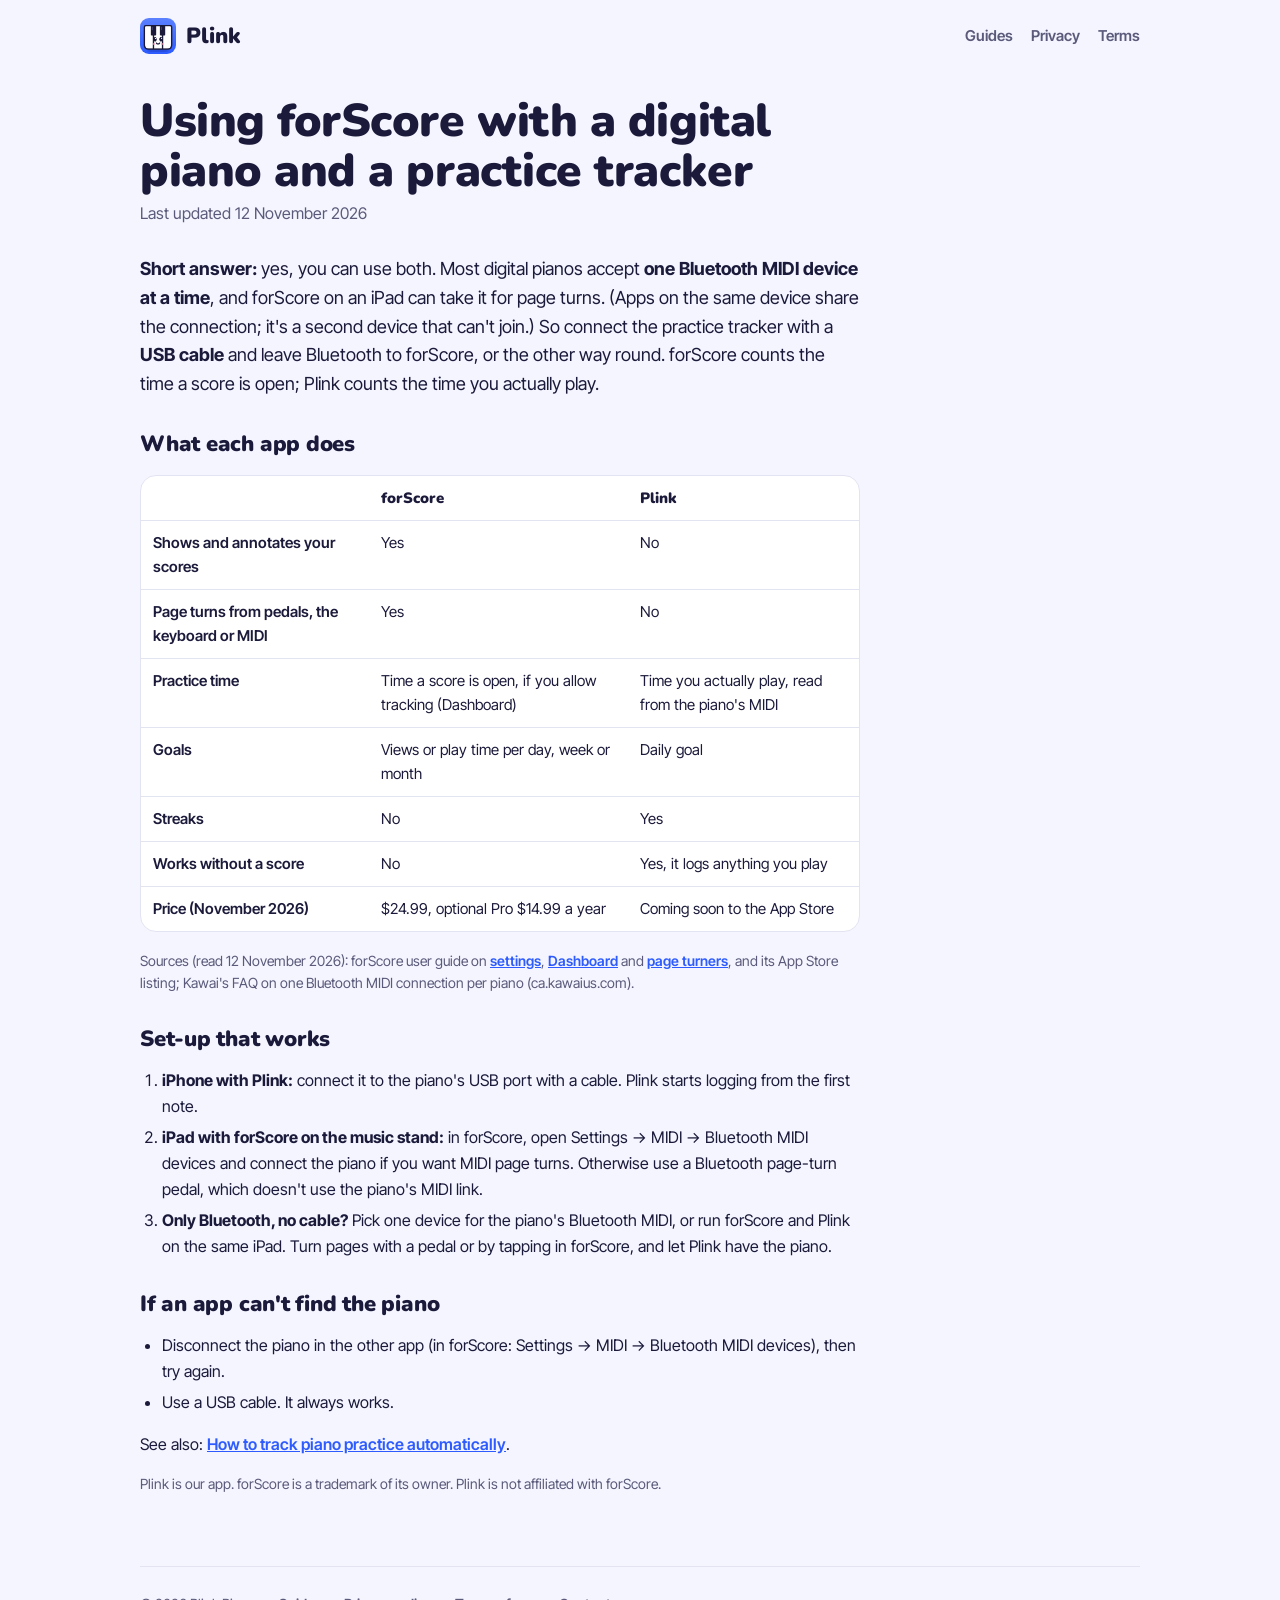
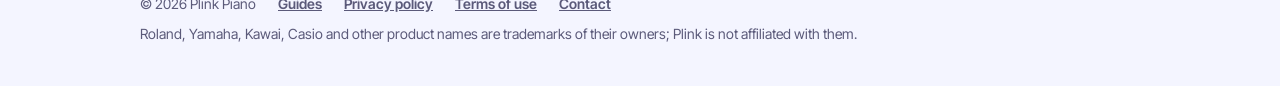
<file: guides/forscore-and-plink.html>
<!doctype html>
<html lang="en">
<head>
<meta charset="utf-8">
<meta name="viewport" content="width=device-width, initial-scale=1">
<title>Using forScore with a digital piano and a practice tracker</title>
<meta name="description" content="forScore can connect to your digital piano over Bluetooth MIDI for page turns, but most pianos accept one Bluetooth MIDI device at a time. How to run forScore on the iPad and a practice tracker like Plink together.">
<link rel="canonical" href="https://kiracih.github.io/plink-website/guides/forscore-and-plink.html">
<meta property="og:type" content="article">
<meta property="og:title" content="Using forScore with a digital piano and a practice tracker">
<meta property="og:description" content="forScore can connect to your digital piano over Bluetooth MIDI for page turns, but most pianos accept one Bluetooth MIDI device at a time. How to run forScore on the iPad and a practice tracker like Plink together.">
<meta property="og:url" content="https://kiracih.github.io/plink-website/guides/forscore-and-plink.html">
<meta property="og:image" content="https://kiracih.github.io/plink-website/og.png">
<meta name="twitter:card" content="summary_large_image">
<link rel="icon" href="../favicon.png">
<link rel="apple-touch-icon" href="../apple-touch-icon.png">
<link rel="preconnect" href="https://fonts.googleapis.com">
<link rel="stylesheet" href="https://fonts.googleapis.com/css2?family=Nunito:wght@800;900&family=Inter+Tight:wght@400;500;600&display=swap">
<link rel="stylesheet" href="../style.css">
<script type="application/ld+json">
{
  "@context": "https://schema.org",
  "@type": "Article",
  "headline": "Using forScore with a digital piano and a practice tracker",
  "description": "forScore can connect to your digital piano over Bluetooth MIDI for page turns, but most pianos accept one Bluetooth MIDI device at a time. How to run forScore on the iPad and a practice tracker like Plink together.",
  "datePublished": "2026-11-12",
  "dateModified": "2026-11-12",
  "mainEntityOfPage": "https://kiracih.github.io/plink-website/guides/forscore-and-plink.html",
  "publisher": { "@type": "Organization", "name": "Plink Piano", "url": "https://kiracih.github.io/plink-website/" }
}
</script>
</head>
<body>
<div class="wrap">
<header class="top">
  <a class="brand" href=".././"><img src="../icon-256.png" alt="">Plink</a>
  <nav><a href="../guides/">Guides</a><a href="../privacy.html">Privacy</a><a href="../terms.html">Terms</a></nav>
</header>
<main class="doc">
<h1>Using forScore with a digital piano and a practice tracker</h1>
<p class="updated">Last updated <time datetime="2026-11-12">12 November 2026</time></p>

<p class="answer"><b>Short answer:</b> yes, you can use both. Most digital pianos accept <b>one Bluetooth MIDI device at a time</b>, and forScore on an iPad can take it for page turns. (Apps on the same device share the connection; it's a second device that can't join.) So connect the practice tracker with a <b>USB cable</b> and leave Bluetooth to forScore, or the other way round. forScore counts the time a score is open; Plink counts the time you actually play.</p>

<h2>What each app does</h2>
<div class="table"><table>
<thead><tr><th></th><th>forScore</th><th>Plink</th></tr></thead>
<tbody>
<tr><th scope="row">Shows and annotates your scores</th><td>Yes</td><td>No</td></tr>
<tr><th scope="row">Page turns from pedals, the keyboard or MIDI</th><td>Yes</td><td>No</td></tr>
<tr><th scope="row">Practice time</th><td>Time a score is open, if you allow tracking (Dashboard)</td><td>Time you actually play, read from the piano's MIDI</td></tr>
<tr><th scope="row">Goals</th><td>Views or play time per day, week or month</td><td>Daily goal</td></tr>
<tr><th scope="row">Streaks</th><td>No</td><td>Yes</td></tr>
<tr><th scope="row">Works without a score</th><td>No</td><td>Yes, it logs anything you play</td></tr>
<tr><th scope="row">Price (November 2026)</th><td>$24.99, optional Pro $14.99 a year</td><td>Coming soon to the App Store</td></tr>
</tbody>
</table></div>
<p class="source">Sources (read 12 November 2026): forScore user guide on <a href="https://forscore.co/documentation/settings/">settings</a>, <a href="https://forscore.co/documentation/dashboard/">Dashboard</a> and <a href="https://forscore.co/documentation/page-turners/">page turners</a>, and its App Store listing; Kawai's FAQ on one Bluetooth MIDI connection per piano (ca.kawaius.com).</p>

<h2>Set-up that works</h2>
<ol>
  <li><b>iPhone with Plink:</b> connect it to the piano's USB port with a cable. Plink starts logging from the first note.</li>
  <li><b>iPad with forScore on the music stand:</b> in forScore, open Settings → MIDI → Bluetooth MIDI devices and connect the piano if you want MIDI page turns. Otherwise use a Bluetooth page-turn pedal, which doesn't use the piano's MIDI link.</li>
  <li><b>Only Bluetooth, no cable?</b> Pick one device for the piano's Bluetooth MIDI, or run forScore and Plink on the same iPad. Turn pages with a pedal or by tapping in forScore, and let Plink have the piano.</li>
</ol>

<h2>If an app can't find the piano</h2>
<ul>
  <li>Disconnect the piano in the other app (in forScore: Settings → MIDI → Bluetooth MIDI devices), then try again.</li>
  <li>Use a USB cable. It always works.</li>
</ul>
<p>See also: <a href="track-piano-practice-automatically.html">How to track piano practice automatically</a>.</p>

<p class="fine">Plink is our app. forScore is a trademark of its owner. Plink is not affiliated with forScore.</p>
</main>
<footer>
  <span>© 2026 Plink Piano</span>
  <a href="../guides/">Guides</a>
  <a href="../privacy.html">Privacy policy</a>
  <a href="../terms.html">Terms of use</a>
  <a href="https://github.com/kiracih/plink-website/issues">Contact</a>
  <span>Roland, Yamaha, Kawai, Casio and other product names are trademarks of their owners; Plink is not affiliated with them.</span>
</footer>
</div>
</body>
</html>
</file>
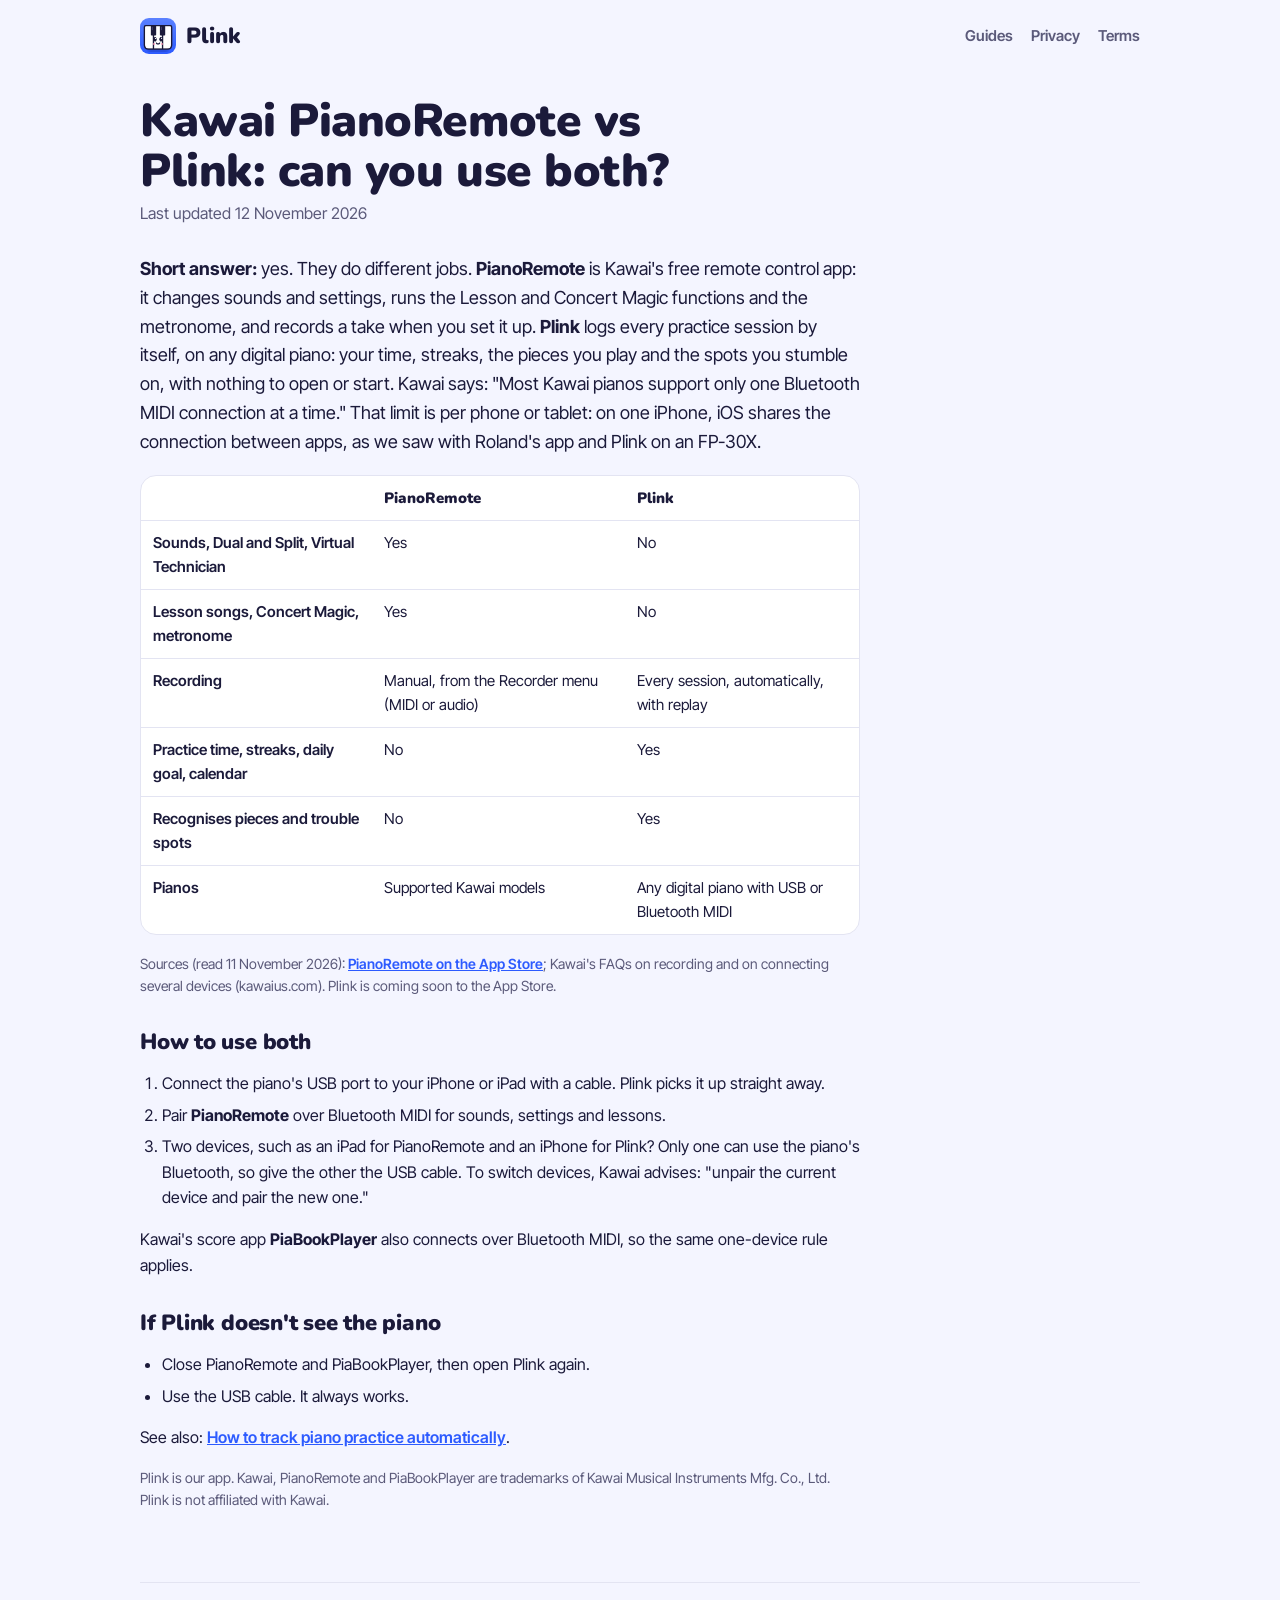
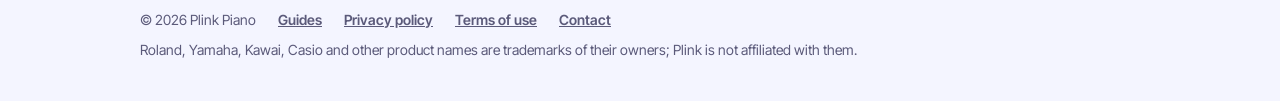
<file: guides/kawai-pianoremote-and-plink.html>
<!doctype html>
<html lang="en">
<head>
<meta charset="utf-8">
<meta name="viewport" content="width=device-width, initial-scale=1">
<title>Kawai PianoRemote vs Plink: can you use both?</title>
<meta name="description" content="PianoRemote and Plink do different jobs. Use PianoRemote for sounds, settings and lesson songs, and Plink to log your practice automatically. How to run both on a Kawai ES or CA piano.">
<link rel="canonical" href="https://kiracih.github.io/plink-website/guides/kawai-pianoremote-and-plink.html">
<meta property="og:type" content="article">
<meta property="og:title" content="Kawai PianoRemote vs Plink: can you use both?">
<meta property="og:description" content="PianoRemote and Plink do different jobs. Use PianoRemote for sounds, settings and lesson songs, and Plink to log your practice automatically. How to run both on a Kawai ES or CA piano.">
<meta property="og:url" content="https://kiracih.github.io/plink-website/guides/kawai-pianoremote-and-plink.html">
<meta property="og:image" content="https://kiracih.github.io/plink-website/og.png">
<meta name="twitter:card" content="summary_large_image">
<link rel="icon" href="../favicon.png">
<link rel="apple-touch-icon" href="../apple-touch-icon.png">
<link rel="preconnect" href="https://fonts.googleapis.com">
<link rel="stylesheet" href="https://fonts.googleapis.com/css2?family=Nunito:wght@800;900&family=Inter+Tight:wght@400;500;600&display=swap">
<link rel="stylesheet" href="../style.css">
<script type="application/ld+json">
{
  "@context": "https://schema.org",
  "@type": "Article",
  "headline": "Kawai PianoRemote vs Plink: can you use both?",
  "description": "PianoRemote and Plink do different jobs. Use PianoRemote for sounds, settings and lesson songs, and Plink to log your practice automatically. How to run both on a Kawai ES or CA piano.",
  "datePublished": "2026-11-11",
  "dateModified": "2026-11-12",
  "mainEntityOfPage": "https://kiracih.github.io/plink-website/guides/kawai-pianoremote-and-plink.html",
  "publisher": { "@type": "Organization", "name": "Plink Piano", "url": "https://kiracih.github.io/plink-website/" }
}
</script>
</head>
<body>
<div class="wrap">
<header class="top">
  <a class="brand" href=".././"><img src="../icon-256.png" alt="">Plink</a>
  <nav><a href="../guides/">Guides</a><a href="../privacy.html">Privacy</a><a href="../terms.html">Terms</a></nav>
</header>
<main class="doc">
<h1>Kawai PianoRemote vs Plink: can you use both?</h1>
<p class="updated">Last updated <time datetime="2026-11-12">12 November 2026</time></p>

<p class="answer"><b>Short answer:</b> yes. They do different jobs. <b>PianoRemote</b> is Kawai's free remote control app: it changes sounds and settings, runs the Lesson and Concert Magic functions and the metronome, and records a take when you set it up. <b>Plink</b> logs every practice session by itself, on any digital piano: your time, streaks, the pieces you play and the spots you stumble on, with nothing to open or start. Kawai says: "Most Kawai pianos support only one Bluetooth MIDI connection at a time." That limit is per phone or tablet: on one iPhone, iOS shares the connection between apps, as we saw with Roland's app and Plink on an FP-30X.</p>

<div class="table"><table>
<thead><tr><th></th><th>PianoRemote</th><th>Plink</th></tr></thead>
<tbody>
<tr><th scope="row">Sounds, Dual and Split, Virtual Technician</th><td>Yes</td><td>No</td></tr>
<tr><th scope="row">Lesson songs, Concert Magic, metronome</th><td>Yes</td><td>No</td></tr>
<tr><th scope="row">Recording</th><td>Manual, from the Recorder menu (MIDI or audio)</td><td>Every session, automatically, with replay</td></tr>
<tr><th scope="row">Practice time, streaks, daily goal, calendar</th><td>No</td><td>Yes</td></tr>
<tr><th scope="row">Recognises pieces and trouble spots</th><td>No</td><td>Yes</td></tr>
<tr><th scope="row">Pianos</th><td>Supported Kawai models</td><td>Any digital piano with USB or Bluetooth MIDI</td></tr>
</tbody>
</table></div>
<p class="source">Sources (read 11 November 2026): <a href="https://apps.apple.com/us/app/pianoremote/id1499783999">PianoRemote on the App Store</a>; Kawai's FAQs on recording and on connecting several devices (kawaius.com). Plink is coming soon to the App Store.</p>

<h2>How to use both</h2>
<ol>
  <li>Connect the piano's USB port to your iPhone or iPad with a cable. Plink picks it up straight away.</li>
  <li>Pair <b>PianoRemote</b> over Bluetooth MIDI for sounds, settings and lessons.</li>
  <li>Two devices, such as an iPad for PianoRemote and an iPhone for Plink? Only one can use the piano's Bluetooth, so give the other the USB cable. To switch devices, Kawai advises: "unpair the current device and pair the new one."</li>
</ol>
<p>Kawai's score app <b>PiaBookPlayer</b> also connects over Bluetooth MIDI, so the same one-device rule applies.</p>

<h2>If Plink doesn't see the piano</h2>
<ul>
  <li>Close PianoRemote and PiaBookPlayer, then open Plink again.</li>
  <li>Use the USB cable. It always works.</li>
</ul>
<p>See also: <a href="track-piano-practice-automatically.html">How to track piano practice automatically</a>.</p>

<p class="fine">Plink is our app. Kawai, PianoRemote and PiaBookPlayer are trademarks of Kawai Musical Instruments Mfg. Co., Ltd. Plink is not affiliated with Kawai.</p>
</main>
<footer>
  <span>© 2026 Plink Piano</span>
  <a href="../guides/">Guides</a>
  <a href="../privacy.html">Privacy policy</a>
  <a href="../terms.html">Terms of use</a>
  <a href="https://github.com/kiracih/plink-website/issues">Contact</a>
  <span>Roland, Yamaha, Kawai, Casio and other product names are trademarks of their owners; Plink is not affiliated with them.</span>
</footer>
</div>
</body>
</html>
</file>
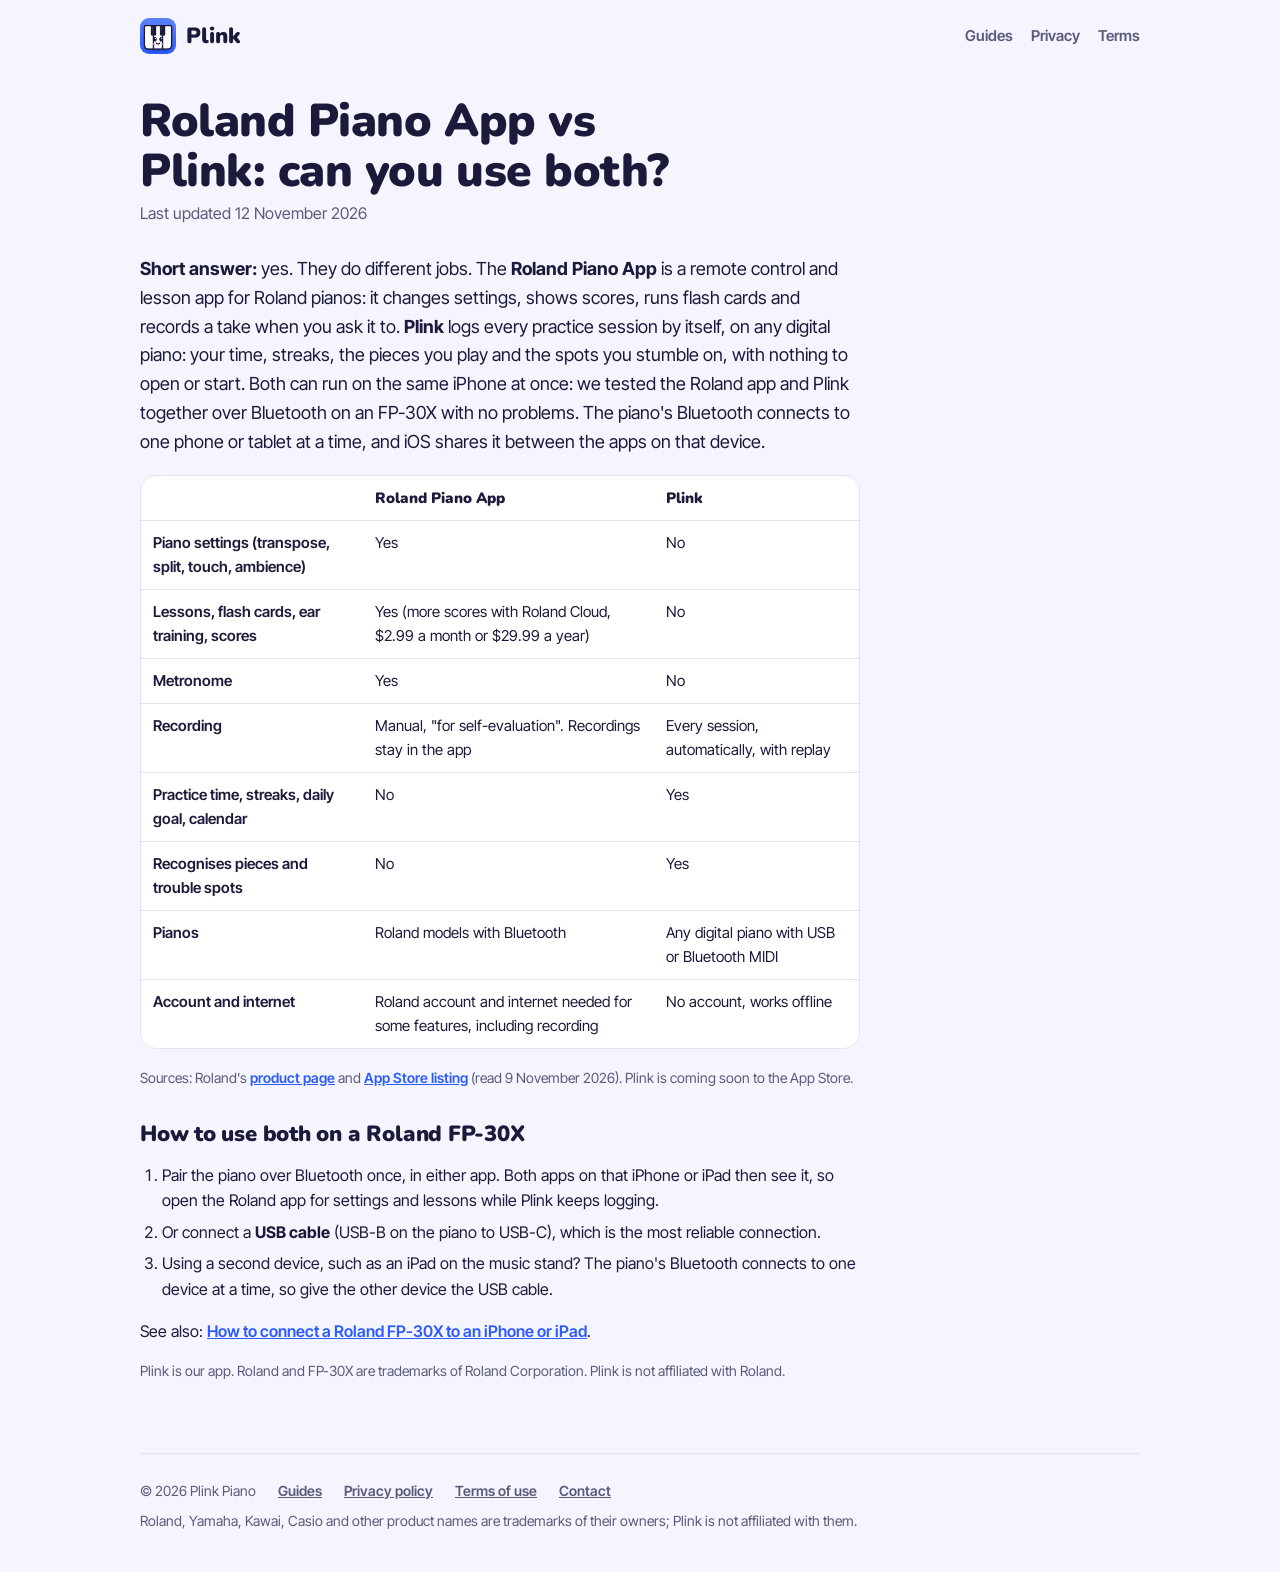
<file: guides/roland-piano-app-and-plink.html>
<!doctype html>
<html lang="en">
<head>
<meta charset="utf-8">
<meta name="viewport" content="width=device-width, initial-scale=1">
<title>Roland Piano App vs Plink: can you use both?</title>
<meta name="description" content="The Roland Piano App and Plink do different jobs. Use Roland&#39;s app for piano settings, lessons and scores, and Plink to log your practice automatically. How to run both on one FP-30X.">
<link rel="canonical" href="https://kiracih.github.io/plink-website/guides/roland-piano-app-and-plink.html">
<meta property="og:type" content="article">
<meta property="og:title" content="Roland Piano App vs Plink: can you use both?">
<meta property="og:description" content="The Roland Piano App and Plink do different jobs. Use Roland&#39;s app for piano settings, lessons and scores, and Plink to log your practice automatically. How to run both on one FP-30X.">
<meta property="og:url" content="https://kiracih.github.io/plink-website/guides/roland-piano-app-and-plink.html">
<meta property="og:image" content="https://kiracih.github.io/plink-website/og.png">
<meta name="twitter:card" content="summary_large_image">
<link rel="icon" href="../favicon.png">
<link rel="apple-touch-icon" href="../apple-touch-icon.png">
<link rel="preconnect" href="https://fonts.googleapis.com">
<link rel="stylesheet" href="https://fonts.googleapis.com/css2?family=Nunito:wght@800;900&family=Inter+Tight:wght@400;500;600&display=swap">
<link rel="stylesheet" href="../style.css">
<script type="application/ld+json">
{
  "@context": "https://schema.org",
  "@type": "Article",
  "headline": "Roland Piano App vs Plink: can you use both?",
  "description": "The Roland Piano App and Plink do different jobs. Use Roland's app for piano settings, lessons and scores, and Plink to log your practice automatically. How to run both on one FP-30X.",
  "datePublished": "2026-11-09",
  "dateModified": "2026-11-12",
  "mainEntityOfPage": "https://kiracih.github.io/plink-website/guides/roland-piano-app-and-plink.html",
  "publisher": { "@type": "Organization", "name": "Plink Piano", "url": "https://kiracih.github.io/plink-website/" }
}
</script>
</head>
<body>
<div class="wrap">
<header class="top">
  <a class="brand" href=".././"><img src="../icon-256.png" alt="">Plink</a>
  <nav><a href="../guides/">Guides</a><a href="../privacy.html">Privacy</a><a href="../terms.html">Terms</a></nav>
</header>
<main class="doc">
<h1>Roland Piano App vs Plink: can you use both?</h1>
<p class="updated">Last updated <time datetime="2026-11-12">12 November 2026</time></p>

<p class="answer"><b>Short answer:</b> yes. They do different jobs. The <b>Roland Piano App</b> is a remote control and lesson app for Roland pianos: it changes settings, shows scores, runs flash cards and records a take when you ask it to. <b>Plink</b> logs every practice session by itself, on any digital piano: your time, streaks, the pieces you play and the spots you stumble on, with nothing to open or start. Both can run on the same iPhone at once: we tested the Roland app and Plink together over Bluetooth on an FP-30X with no problems. The piano's Bluetooth connects to one phone or tablet at a time, and iOS shares it between the apps on that device.</p>

<div class="table"><table>
<thead><tr><th></th><th>Roland Piano App</th><th>Plink</th></tr></thead>
<tbody>
<tr><th scope="row">Piano settings (transpose, split, touch, ambience)</th><td>Yes</td><td>No</td></tr>
<tr><th scope="row">Lessons, flash cards, ear training, scores</th><td>Yes (more scores with Roland Cloud, $2.99 a month or $29.99 a year)</td><td>No</td></tr>
<tr><th scope="row">Metronome</th><td>Yes</td><td>No</td></tr>
<tr><th scope="row">Recording</th><td>Manual, "for self-evaluation". Recordings stay in the app</td><td>Every session, automatically, with replay</td></tr>
<tr><th scope="row">Practice time, streaks, daily goal, calendar</th><td>No</td><td>Yes</td></tr>
<tr><th scope="row">Recognises pieces and trouble spots</th><td>No</td><td>Yes</td></tr>
<tr><th scope="row">Pianos</th><td>Roland models with Bluetooth</td><td>Any digital piano with USB or Bluetooth MIDI</td></tr>
<tr><th scope="row">Account and internet</th><td>Roland account and internet needed for some features, including recording</td><td>No account, works offline</td></tr>
</tbody>
</table></div>
<p class="source">Sources: Roland's <a href="https://www.roland.com/global/products/roland_piano_app/">product page</a> and <a href="https://apps.apple.com/us/app/roland-piano-app/id1610462043">App Store listing</a> (read 9 November 2026). Plink is coming soon to the App Store.</p>

<h2>How to use both on a Roland FP-30X</h2>
<ol>
  <li>Pair the piano over Bluetooth once, in either app. Both apps on that iPhone or iPad then see it, so open the Roland app for settings and lessons while Plink keeps logging.</li>
  <li>Or connect a <b>USB cable</b> (USB-B on the piano to USB-C), which is the most reliable connection.</li>
  <li>Using a second device, such as an iPad on the music stand? The piano's Bluetooth connects to one device at a time, so give the other device the USB cable.</li>
</ol>
<p>See also: <a href="connect-roland-fp-30x-iphone.html">How to connect a Roland FP-30X to an iPhone or iPad</a>.</p>

<p class="fine">Plink is our app. Roland and FP-30X are trademarks of Roland Corporation. Plink is not affiliated with Roland.</p>
</main>
<footer>
  <span>© 2026 Plink Piano</span>
  <a href="../guides/">Guides</a>
  <a href="../privacy.html">Privacy policy</a>
  <a href="../terms.html">Terms of use</a>
  <a href="https://github.com/kiracih/plink-website/issues">Contact</a>
  <span>Roland, Yamaha, Kawai, Casio and other product names are trademarks of their owners; Plink is not affiliated with them.</span>
</footer>
</div>
</body>
</html>
</file>
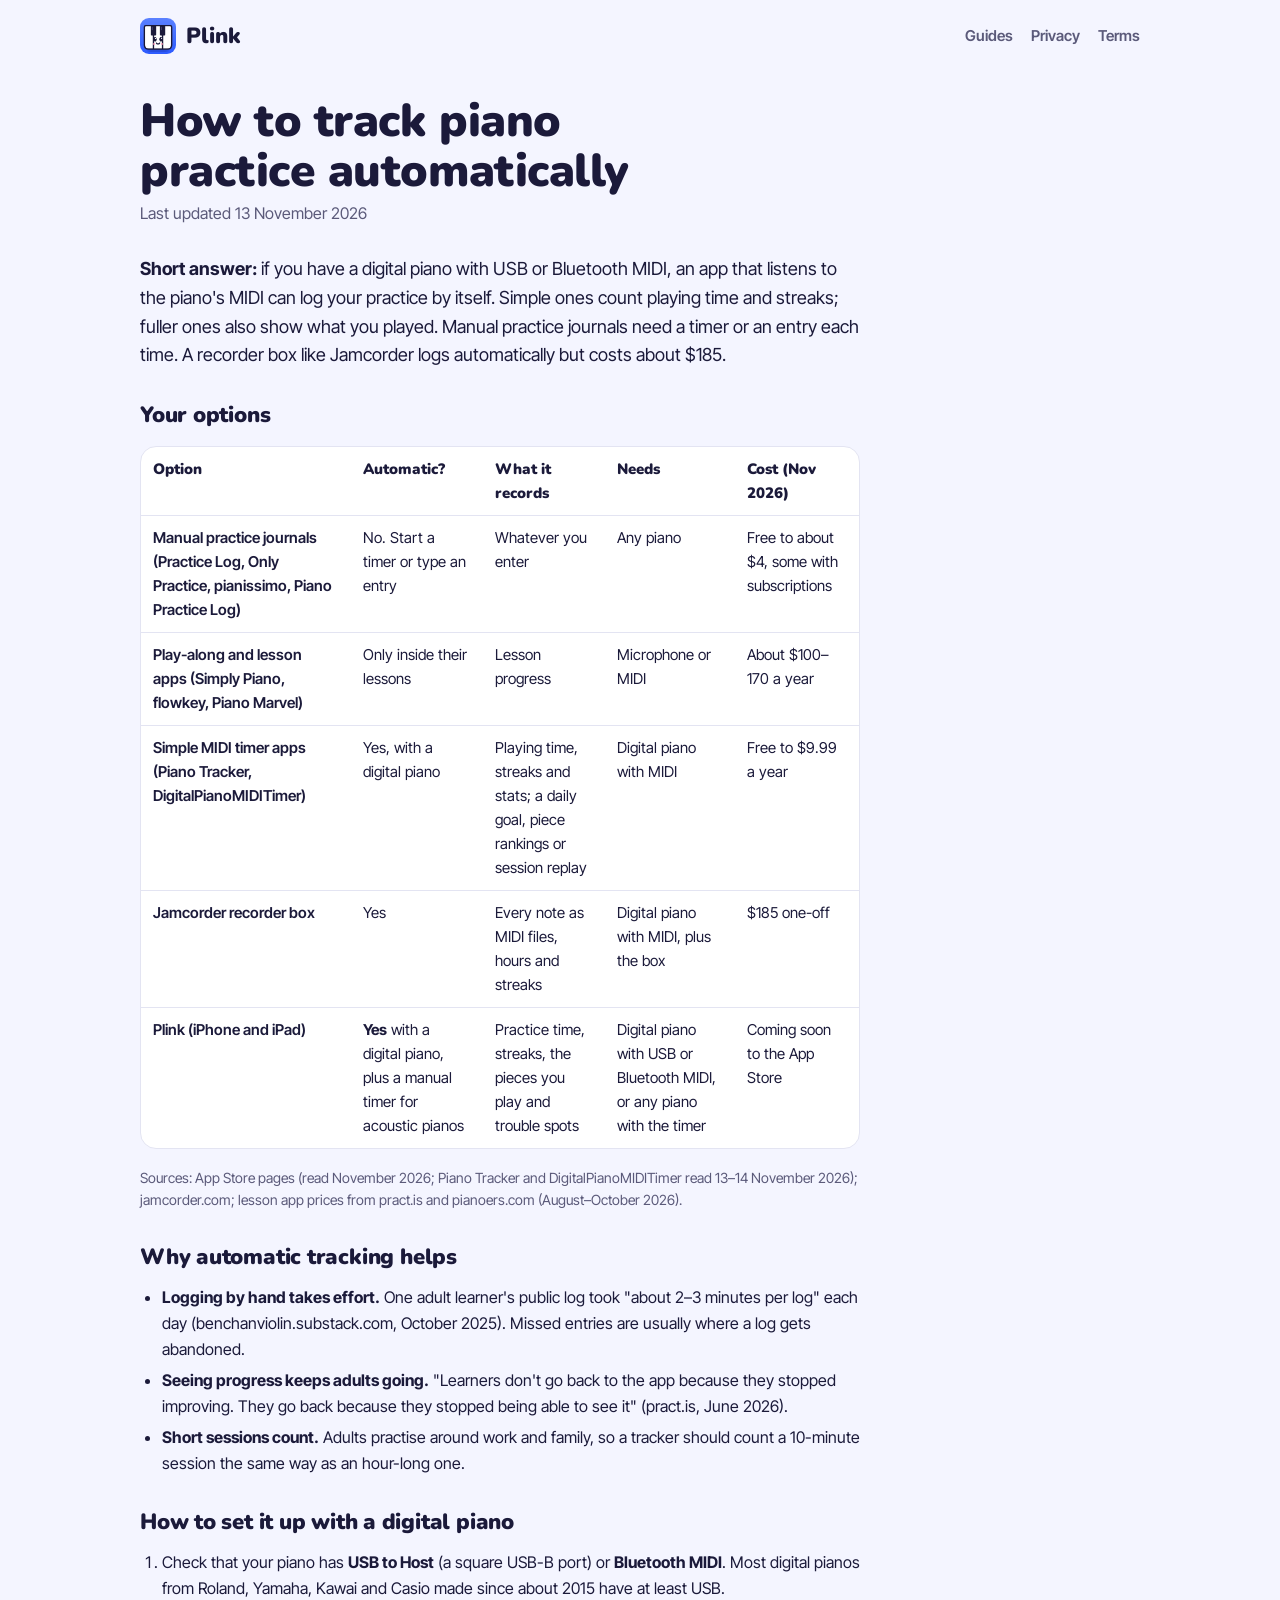
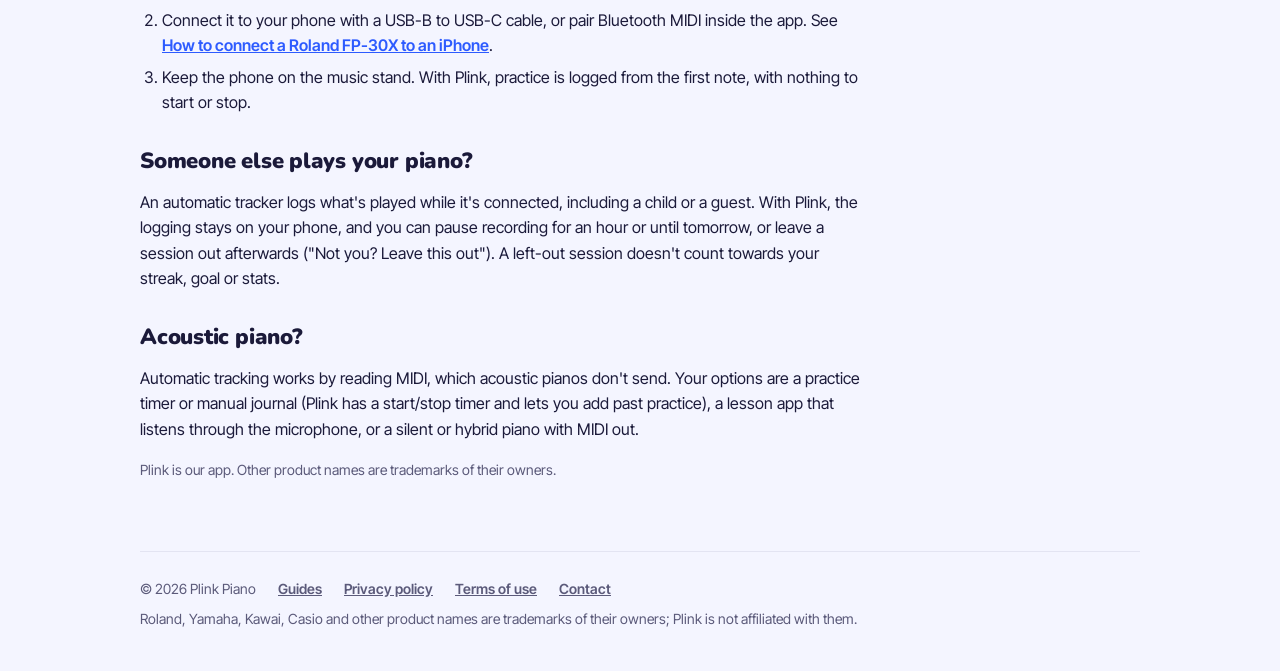
<file: guides/track-piano-practice-automatically.html>
<!doctype html>
<html lang="en">
<head>
<meta charset="utf-8">
<meta name="viewport" content="width=device-width, initial-scale=1">
<title>How to track piano practice automatically (2026)</title>
<meta name="description" content="The ways to log piano practice without starting a timer: MIDI apps that listen to your digital piano, recorder boxes, and manual journals, compared.">
<link rel="canonical" href="https://kiracih.github.io/plink-website/guides/track-piano-practice-automatically.html">
<meta property="og:type" content="article">
<meta property="og:title" content="How to track piano practice automatically (2026)">
<meta property="og:description" content="The ways to log piano practice without starting a timer: MIDI apps that listen to your digital piano, recorder boxes, and manual journals, compared.">
<meta property="og:url" content="https://kiracih.github.io/plink-website/guides/track-piano-practice-automatically.html">
<meta property="og:image" content="https://kiracih.github.io/plink-website/og.png">
<meta name="twitter:card" content="summary_large_image">
<link rel="icon" href="../favicon.png">
<link rel="apple-touch-icon" href="../apple-touch-icon.png">
<link rel="preconnect" href="https://fonts.googleapis.com">
<link rel="stylesheet" href="https://fonts.googleapis.com/css2?family=Nunito:wght@800;900&family=Inter+Tight:wght@400;500;600&display=swap">
<link rel="stylesheet" href="../style.css">
<script type="application/ld+json">
{
  "@context": "https://schema.org",
  "@type": "Article",
  "headline": "How to track piano practice automatically (2026)",
  "description": "The ways to log piano practice without starting a timer: MIDI apps that listen to your digital piano, recorder boxes, and manual journals, compared.",
  "datePublished": "2026-11-07",
  "dateModified": "2026-11-13",
  "mainEntityOfPage": "https://kiracih.github.io/plink-website/guides/track-piano-practice-automatically.html",
  "publisher": { "@type": "Organization", "name": "Plink Piano", "url": "https://kiracih.github.io/plink-website/" }
}
</script>
</head>
<body>
<div class="wrap">
<header class="top">
  <a class="brand" href=".././"><img src="../icon-256.png" alt="">Plink</a>
  <nav><a href="../guides/">Guides</a><a href="../privacy.html">Privacy</a><a href="../terms.html">Terms</a></nav>
</header>
<main class="doc">
<h1>How to track piano practice automatically</h1>
<p class="updated">Last updated <time datetime="2026-11-13">13 November 2026</time></p>

<p class="answer"><b>Short answer:</b> if you have a digital piano with USB or Bluetooth MIDI, an app that listens to the piano's MIDI can log your practice by itself. Simple ones count playing time and streaks; fuller ones also show what you played. Manual practice journals need a timer or an entry each time. A recorder box like Jamcorder logs automatically but costs about $185.</p>

<h2>Your options</h2>
<div class="table"><table>
<thead><tr><th>Option</th><th>Automatic?</th><th>What it records</th><th>Needs</th><th>Cost (Nov 2026)</th></tr></thead>
<tbody>
<tr><th scope="row">Manual practice journals (Practice Log, Only Practice, pianissimo, Piano Practice Log)</th><td>No. Start a timer or type an entry</td><td>Whatever you enter</td><td>Any piano</td><td>Free to about $4, some with subscriptions</td></tr>
<tr><th scope="row">Play-along and lesson apps (Simply Piano, flowkey, Piano Marvel)</th><td>Only inside their lessons</td><td>Lesson progress</td><td>Microphone or MIDI</td><td>About $100–170 a year</td></tr>
<tr><th scope="row">Simple MIDI timer apps (Piano Tracker, DigitalPianoMIDITimer)</th><td>Yes, with a digital piano</td><td>Playing time, streaks and stats; a daily goal, piece rankings or session replay</td><td>Digital piano with MIDI</td><td>Free to $9.99 a year</td></tr>
<tr><th scope="row">Jamcorder recorder box</th><td>Yes</td><td>Every note as MIDI files, hours and streaks</td><td>Digital piano with MIDI, plus the box</td><td>$185 one-off</td></tr>
<tr><th scope="row">Plink (iPhone and iPad)</th><td><b>Yes</b> with a digital piano, plus a manual timer for acoustic pianos</td><td>Practice time, streaks, the pieces you play and trouble spots</td><td>Digital piano with USB or Bluetooth MIDI, or any piano with the timer</td><td>Coming soon to the App Store</td></tr>
</tbody>
</table></div>
<p class="source">Sources: App Store pages (read November 2026; Piano Tracker and DigitalPianoMIDITimer read 13–14 November 2026); jamcorder.com; lesson app prices from pract.is and pianoers.com (August–October 2026).</p>

<h2>Why automatic tracking helps</h2>
<ul>
  <li><b>Logging by hand takes effort.</b> One adult learner's public log took "about 2–3 minutes per log" each day (benchanviolin.substack.com, October 2025). Missed entries are usually where a log gets abandoned.</li>
  <li><b>Seeing progress keeps adults going.</b> "Learners don't go back to the app because they stopped improving. They go back because they stopped being able to see it" (pract.is, June 2026).</li>
  <li><b>Short sessions count.</b> Adults practise around work and family, so a tracker should count a 10-minute session the same way as an hour-long one.</li>
</ul>

<h2>How to set it up with a digital piano</h2>
<ol>
  <li>Check that your piano has <b>USB to Host</b> (a square USB-B port) or <b>Bluetooth MIDI</b>. Most digital pianos from Roland, Yamaha, Kawai and Casio made since about 2015 have at least USB.</li>
  <li>Connect it to your phone with a USB-B to USB-C cable, or pair Bluetooth MIDI inside the app. See <a href="connect-roland-fp-30x-iphone.html">How to connect a Roland FP-30X to an iPhone</a>.</li>
  <li>Keep the phone on the music stand. With Plink, practice is logged from the first note, with nothing to start or stop.</li>
</ol>

<h2>Someone else plays your piano?</h2>
<p>An automatic tracker logs what's played while it's connected, including a child or a guest. With Plink, the logging stays on your phone, and you can pause recording for an hour or until tomorrow, or leave a session out afterwards ("Not you? Leave this out"). A left-out session doesn't count towards your streak, goal or stats.</p>

<h2>Acoustic piano?</h2>
<p>Automatic tracking works by reading MIDI, which acoustic pianos don't send. Your options are a practice timer or manual journal (Plink has a start/stop timer and lets you add past practice), a lesson app that listens through the microphone, or a silent or hybrid piano with MIDI out.</p>

<p class="fine">Plink is our app. Other product names are trademarks of their owners.</p>
</main>
<footer>
  <span>© 2026 Plink Piano</span>
  <a href="../guides/">Guides</a>
  <a href="../privacy.html">Privacy policy</a>
  <a href="../terms.html">Terms of use</a>
  <a href="https://github.com/kiracih/plink-website/issues">Contact</a>
  <span>Roland, Yamaha, Kawai, Casio and other product names are trademarks of their owners; Plink is not affiliated with them.</span>
</footer>
</div>
</body>
</html>
</file>
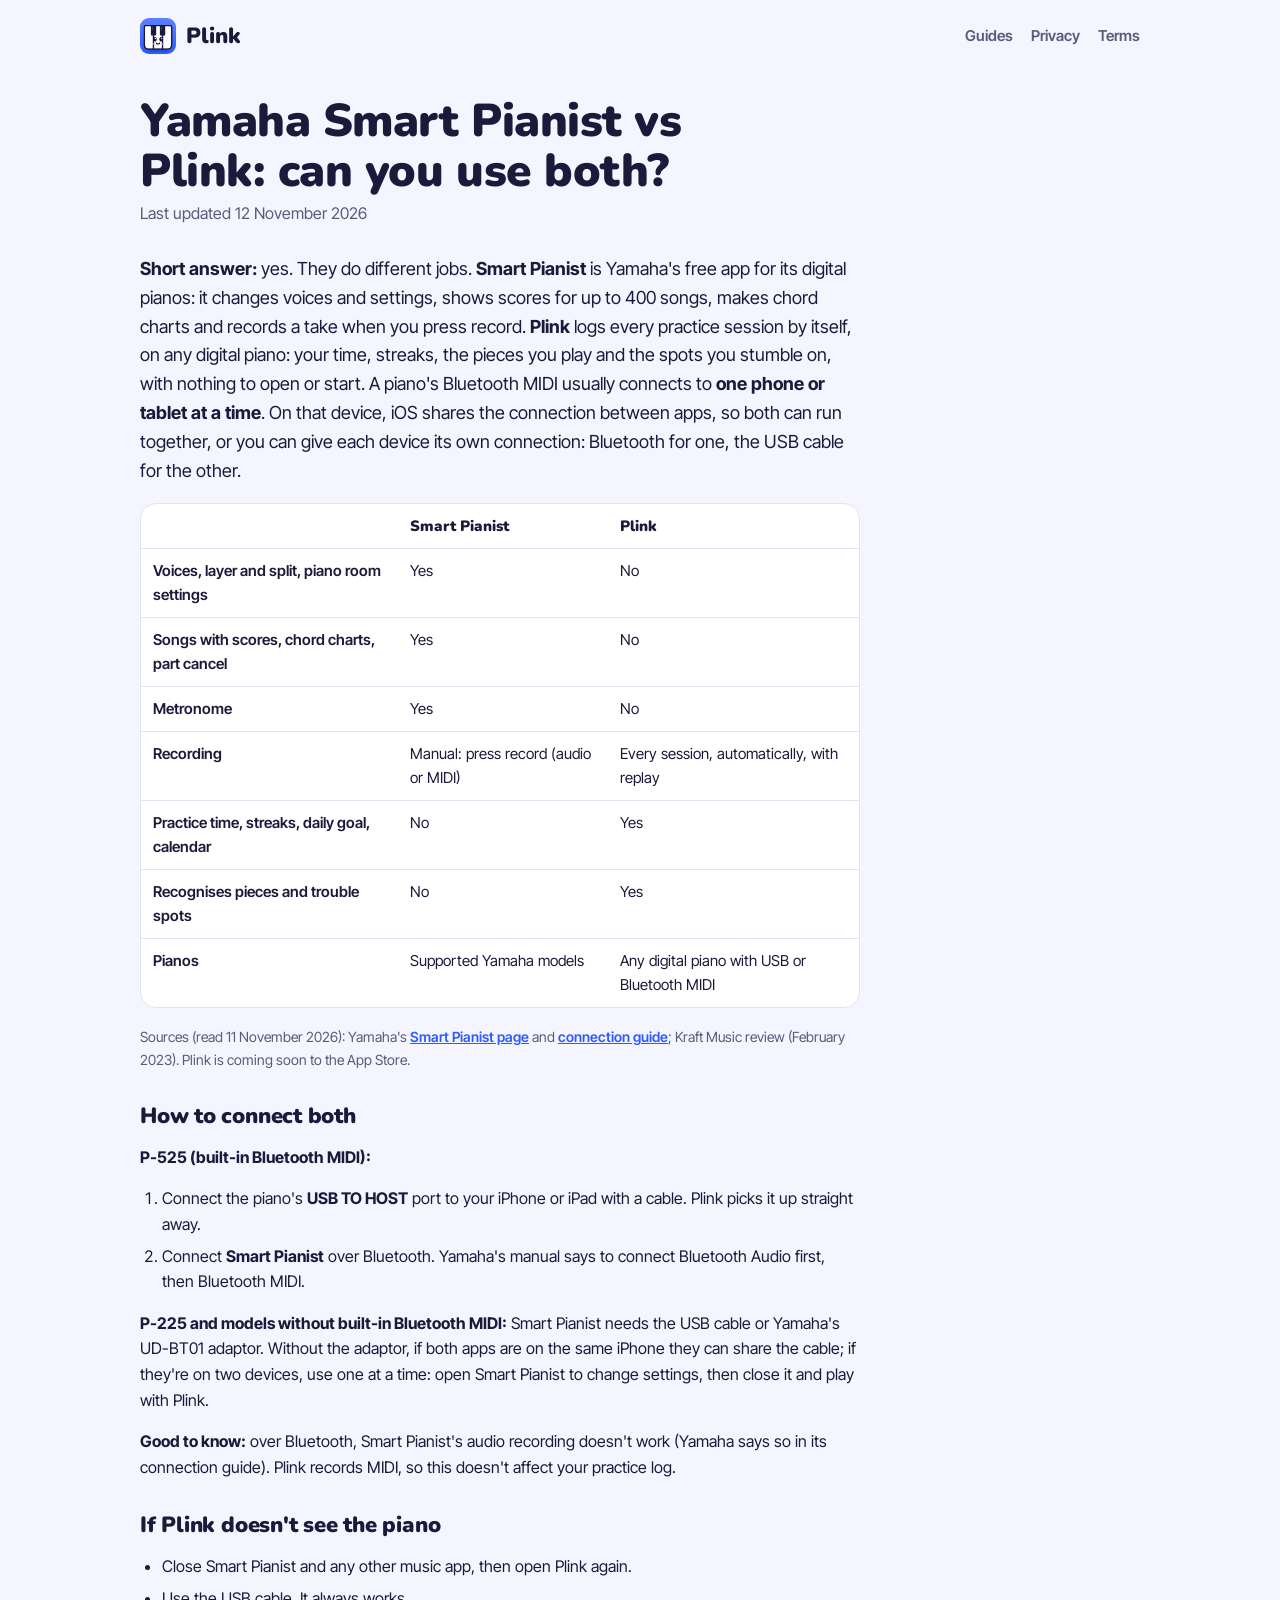
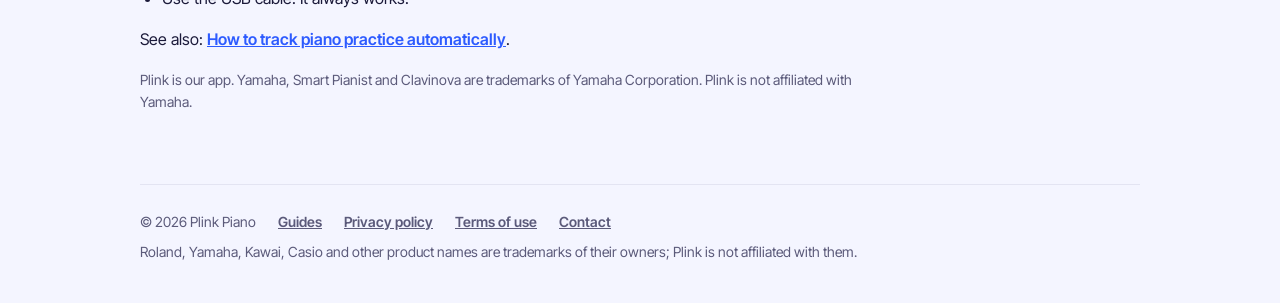
<file: guides/yamaha-smart-pianist-and-plink.html>
<!doctype html>
<html lang="en">
<head>
<meta charset="utf-8">
<meta name="viewport" content="width=device-width, initial-scale=1">
<title>Yamaha Smart Pianist vs Plink: can you use both?</title>
<meta name="description" content="Smart Pianist and Plink do different jobs. Use Smart Pianist for piano settings, songs and scores, and Plink to log your practice automatically. How to connect both to a Yamaha P-225, P-525 or Clavinova.">
<link rel="canonical" href="https://kiracih.github.io/plink-website/guides/yamaha-smart-pianist-and-plink.html">
<meta property="og:type" content="article">
<meta property="og:title" content="Yamaha Smart Pianist vs Plink: can you use both?">
<meta property="og:description" content="Smart Pianist and Plink do different jobs. Use Smart Pianist for piano settings, songs and scores, and Plink to log your practice automatically. How to connect both to a Yamaha P-225, P-525 or Clavinova.">
<meta property="og:url" content="https://kiracih.github.io/plink-website/guides/yamaha-smart-pianist-and-plink.html">
<meta property="og:image" content="https://kiracih.github.io/plink-website/og.png">
<meta name="twitter:card" content="summary_large_image">
<link rel="icon" href="../favicon.png">
<link rel="apple-touch-icon" href="../apple-touch-icon.png">
<link rel="preconnect" href="https://fonts.googleapis.com">
<link rel="stylesheet" href="https://fonts.googleapis.com/css2?family=Nunito:wght@800;900&family=Inter+Tight:wght@400;500;600&display=swap">
<link rel="stylesheet" href="../style.css">
<script type="application/ld+json">
{
  "@context": "https://schema.org",
  "@type": "Article",
  "headline": "Yamaha Smart Pianist vs Plink: can you use both?",
  "description": "Smart Pianist and Plink do different jobs. Use Smart Pianist for piano settings, songs and scores, and Plink to log your practice automatically. How to connect both to a Yamaha P-225, P-525 or Clavinova.",
  "datePublished": "2026-11-11",
  "dateModified": "2026-11-12",
  "mainEntityOfPage": "https://kiracih.github.io/plink-website/guides/yamaha-smart-pianist-and-plink.html",
  "publisher": { "@type": "Organization", "name": "Plink Piano", "url": "https://kiracih.github.io/plink-website/" }
}
</script>
</head>
<body>
<div class="wrap">
<header class="top">
  <a class="brand" href=".././"><img src="../icon-256.png" alt="">Plink</a>
  <nav><a href="../guides/">Guides</a><a href="../privacy.html">Privacy</a><a href="../terms.html">Terms</a></nav>
</header>
<main class="doc">
<h1>Yamaha Smart Pianist vs Plink: can you use both?</h1>
<p class="updated">Last updated <time datetime="2026-11-12">12 November 2026</time></p>

<p class="answer"><b>Short answer:</b> yes. They do different jobs. <b>Smart Pianist</b> is Yamaha's free app for its digital pianos: it changes voices and settings, shows scores for up to 400 songs, makes chord charts and records a take when you press record. <b>Plink</b> logs every practice session by itself, on any digital piano: your time, streaks, the pieces you play and the spots you stumble on, with nothing to open or start. A piano's Bluetooth MIDI usually connects to <b>one phone or tablet at a time</b>. On that device, iOS shares the connection between apps, so both can run together, or you can give each device its own connection: Bluetooth for one, the USB cable for the other.</p>

<div class="table"><table>
<thead><tr><th></th><th>Smart Pianist</th><th>Plink</th></tr></thead>
<tbody>
<tr><th scope="row">Voices, layer and split, piano room settings</th><td>Yes</td><td>No</td></tr>
<tr><th scope="row">Songs with scores, chord charts, part cancel</th><td>Yes</td><td>No</td></tr>
<tr><th scope="row">Metronome</th><td>Yes</td><td>No</td></tr>
<tr><th scope="row">Recording</th><td>Manual: press record (audio or MIDI)</td><td>Every session, automatically, with replay</td></tr>
<tr><th scope="row">Practice time, streaks, daily goal, calendar</th><td>No</td><td>Yes</td></tr>
<tr><th scope="row">Recognises pieces and trouble spots</th><td>No</td><td>Yes</td></tr>
<tr><th scope="row">Pianos</th><td>Supported Yamaha models</td><td>Any digital piano with USB or Bluetooth MIDI</td></tr>
</tbody>
</table></div>
<p class="source">Sources (read 11 November 2026): Yamaha's <a href="https://ca.yamaha.com/en/musical-instruments/pianos/products/apps/smart-pianist/">Smart Pianist page</a> and <a href="https://manual.yamaha.com/mi/app/smartpianist_connect/en">connection guide</a>; Kraft Music review (February 2023). Plink is coming soon to the App Store.</p>

<h2>How to connect both</h2>
<p><b>P-525 (built-in Bluetooth MIDI):</b></p>
<ol>
  <li>Connect the piano's <b>USB TO HOST</b> port to your iPhone or iPad with a cable. Plink picks it up straight away.</li>
  <li>Connect <b>Smart Pianist</b> over Bluetooth. Yamaha's manual says to connect Bluetooth Audio first, then Bluetooth MIDI.</li>
</ol>
<p><b>P-225 and models without built-in Bluetooth MIDI:</b> Smart Pianist needs the USB cable or Yamaha's UD-BT01 adaptor. Without the adaptor, if both apps are on the same iPhone they can share the cable; if they're on two devices, use one at a time: open Smart Pianist to change settings, then close it and play with Plink.</p>
<p><b>Good to know:</b> over Bluetooth, Smart Pianist's audio recording doesn't work (Yamaha says so in its connection guide). Plink records MIDI, so this doesn't affect your practice log.</p>

<h2>If Plink doesn't see the piano</h2>
<ul>
  <li>Close Smart Pianist and any other music app, then open Plink again.</li>
  <li>Use the USB cable. It always works.</li>
</ul>
<p>See also: <a href="track-piano-practice-automatically.html">How to track piano practice automatically</a>.</p>

<p class="fine">Plink is our app. Yamaha, Smart Pianist and Clavinova are trademarks of Yamaha Corporation. Plink is not affiliated with Yamaha.</p>
</main>
<footer>
  <span>© 2026 Plink Piano</span>
  <a href="../guides/">Guides</a>
  <a href="../privacy.html">Privacy policy</a>
  <a href="../terms.html">Terms of use</a>
  <a href="https://github.com/kiracih/plink-website/issues">Contact</a>
  <span>Roland, Yamaha, Kawai, Casio and other product names are trademarks of their owners; Plink is not affiliated with them.</span>
</footer>
</div>
</body>
</html>
</file>
<file: style.css>
/* Plink site: the app's Theme tokens (Theme.swift), light and dark. */
:root {
  --bg: #F4F5FF; --card: #FFFFFF; --line: #E3E4F2; --ink: #1B1A3A; --muted: #5B5A7A;
  --blue: #2D5BFF; --onblue: #FFFFFF; --sky: #DCE5FF; --gold: #FFC93C; --butter: #FFF4D1; --goldtext: #7A5500;
  --display: "Nunito", ui-rounded, "SF Pro Rounded", system-ui, sans-serif;
  --body: "Inter Tight", system-ui, -apple-system, "Segoe UI", sans-serif;
  color-scheme: light;
}
@media (prefers-color-scheme: dark) {
  :root { --bg: #14132B; --card: #201F42; --line: #33325F; --ink: #F3F2FF; --muted: #B4B3D6; --blue: #7C9BFF;
    --onblue: #1B1A3A; --sky: #2A3166; --butter: #3A3218; --goldtext: #FFD970; color-scheme: dark; }
  .mascot img { background: #F3F2FF; border-radius: 28px; padding: 6px; }
}
* { box-sizing: border-box; }
html { -webkit-text-size-adjust: 100%; }
body { margin: 0; background: var(--bg); color: var(--ink); font: 16px/1.6 var(--body); }
a { color: var(--blue); font-weight: 600; }
.wrap { max-width: 1040px; margin: 0 auto; padding: 0 20px; }
header.top { display: flex; align-items: center; justify-content: space-between; padding: 18px 0; }
.brand { display: flex; align-items: center; gap: 10px; text-decoration: none; color: var(--ink); font: 900 22px var(--display); }
.brand img { width: 36px; height: 36px; border-radius: 9px; }
nav a { margin-left: 18px; color: var(--muted); text-decoration: none; font-weight: 600; font-size: 15px; }
nav a:hover { color: var(--ink); }
h1, h2, h3 { font-family: var(--display); font-weight: 900; line-height: 1.08; letter-spacing: -.01em; margin: 0; text-wrap: balance; }
h1 { font-size: clamp(38px, 7vw, 64px); }
h2 { font-size: clamp(26px, 4vw, 36px); }
h3 { font-size: 20px; }
.hero { display: grid; grid-template-columns: 1.2fr .8fr; gap: 32px; align-items: center; padding: 40px 0 56px; }
.hero p.lede { font-size: 19px; color: var(--muted); max-width: 34ch; margin: 18px 0 26px; }
.mascot { display: flex; justify-content: center; }
.mascot img { width: min(300px, 70vw); height: auto; }
.badge { display: inline-flex; align-items: center; gap: 10px; background: var(--ink); color: var(--bg); border-radius: 14px;
  padding: 12px 18px; font: 800 16px var(--display); }
.badge small { display: block; font: 500 12px var(--body); opacity: .75; }
.bubble { display: inline-block; background: var(--card); border: 1.5px solid var(--line); border-radius: 18px 18px 18px 6px;
  padding: 8px 14px; font: 800 16px var(--display); margin-bottom: 14px; }
.grid { display: grid; grid-template-columns: repeat(3, 1fr); gap: 16px; padding: 12px 0 56px; }
.card { background: var(--card); border: 1.5px solid var(--line); border-radius: 22px; padding: 22px; }
.card p { margin: 8px 0 0; color: var(--muted); font-size: 15px; }
.card .ico { width: 42px; height: 42px; border-radius: 12px; background: var(--sky); color: var(--blue); display: grid; place-items: center;
  font: 900 20px var(--display); margin-bottom: 12px; }
.compat { padding: 0 0 48px; display: grid; gap: 10px; }
.compat p { color: var(--muted); max-width: 62ch; margin: 0; }
.band { background: var(--butter); color: var(--goldtext); border-radius: 26px; padding: 30px; display: grid; gap: 10px; margin-bottom: 56px; }
.band h2 { color: var(--ink); }
.band p { margin: 0; max-width: 62ch; }
footer { border-top: 1.5px solid var(--line); padding: 26px 0 40px; color: var(--muted); font-size: 14px; display: flex; flex-wrap: wrap; gap: 8px 22px; }
footer a { color: var(--muted); }
.doc { max-width: 720px; padding: 24px 0 56px; }
.doc h1 { font-size: clamp(32px, 6vw, 46px); margin-bottom: 6px; }
.doc .updated { color: var(--muted); margin: 0 0 28px; }
.doc h2 { font-size: 22px; margin: 34px 0 8px; }
.doc p, .doc li { color: var(--ink); }
.doc ul { padding-left: 22px; }
.doc li { margin: 6px 0; }
.doc .summary { background: var(--card); border: 1.5px solid var(--line); border-radius: 20px; padding: 18px 22px; }
.doc .summary li { margin: 4px 0; }
@media (max-width: 760px) {
  .hero { grid-template-columns: 1fr; padding-top: 16px; }
  .hero .mascot { order: -1; }
  .grid { grid-template-columns: 1fr; }
  nav a { margin-left: 12px; }
}
.doc .answer { font-size: 18px; }
.doc ol { padding-left: 22px; }
.doc .source, .doc .fine { color: var(--muted); font-size: 14px; }
.doc .table { overflow-x: auto; margin: 18px 0; border: 1.5px solid var(--line); border-radius: 16px; background: var(--card); }
.doc table { border-collapse: collapse; width: 100%; font-size: 15px; }
.doc th, .doc td { text-align: left; vertical-align: top; padding: 10px 12px; border-bottom: 1px solid var(--line); }
.doc thead th { font-family: var(--display); font-weight: 900; }
.doc tbody tr:last-child > * { border-bottom: 0; }
.doc tbody th { font-weight: 600; }
.doc .guides { list-style: none; padding: 0; display: grid; gap: 14px; }
.doc .guides li { background: var(--card); border: 1.5px solid var(--line); border-radius: 18px; padding: 16px 20px; margin: 0; }
.doc .guides span { color: var(--muted); font-size: 15px; }
</file>
